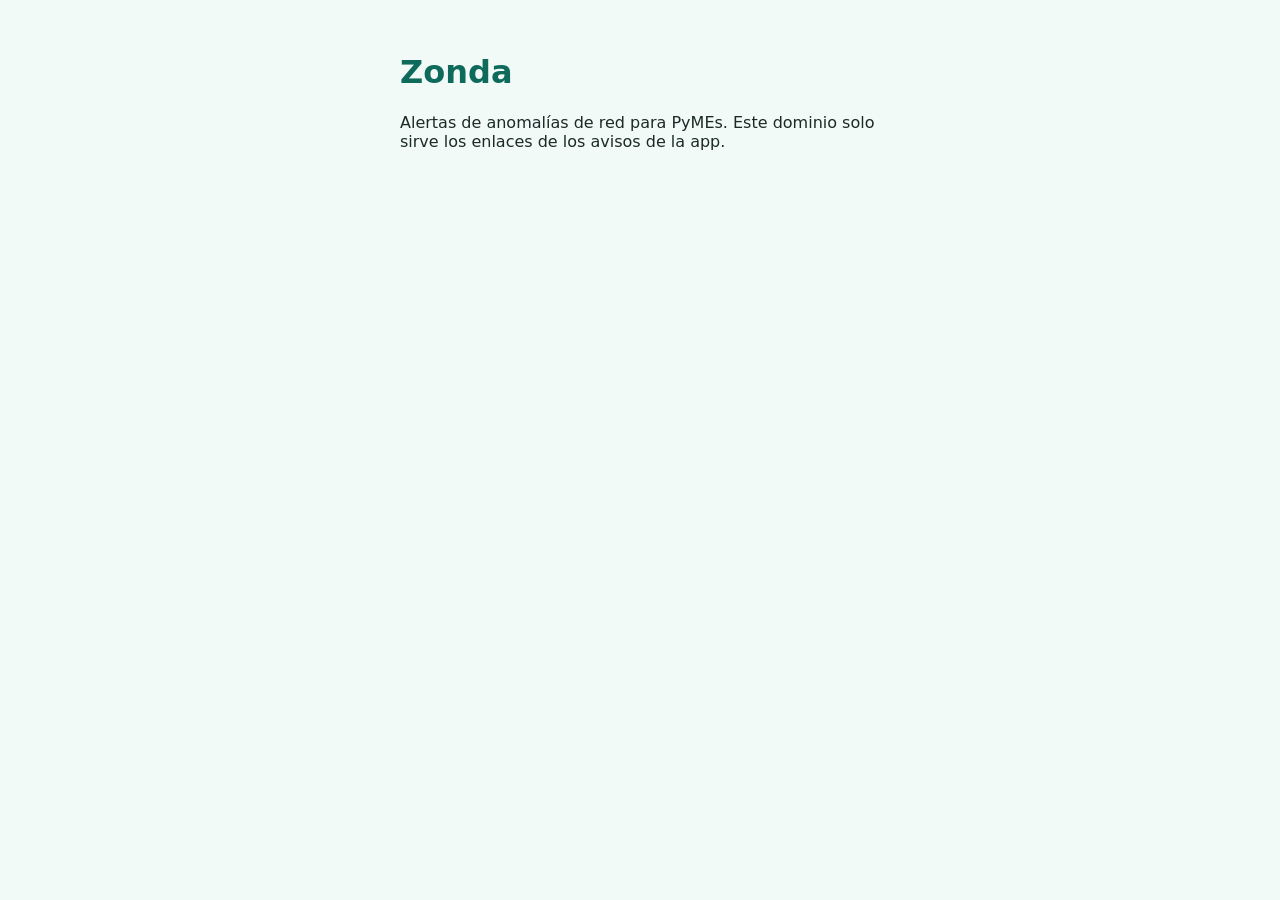
<file: docs/pages/index.html>
<!doctype html>
<html lang="es">
<head>
  <meta charset="utf-8">
  <meta name="viewport" content="width=device-width, initial-scale=1">
  <title>Zonda</title>
  <style>
    body { font-family: system-ui, sans-serif; margin: 0; padding: 32px 20px; background: #f2faf7; color: #1b2a27; }
    main { max-width: 480px; margin: 0 auto; }
    h1 { color: #0e6b5b; }
  </style>
</head>
<body>
  <main>
    <h1>Zonda</h1>
    <p>Alertas de anomalías de red para PyMEs. Este dominio solo sirve los enlaces de los avisos de la app.</p>
  </main>
</body>
</html>
</file>
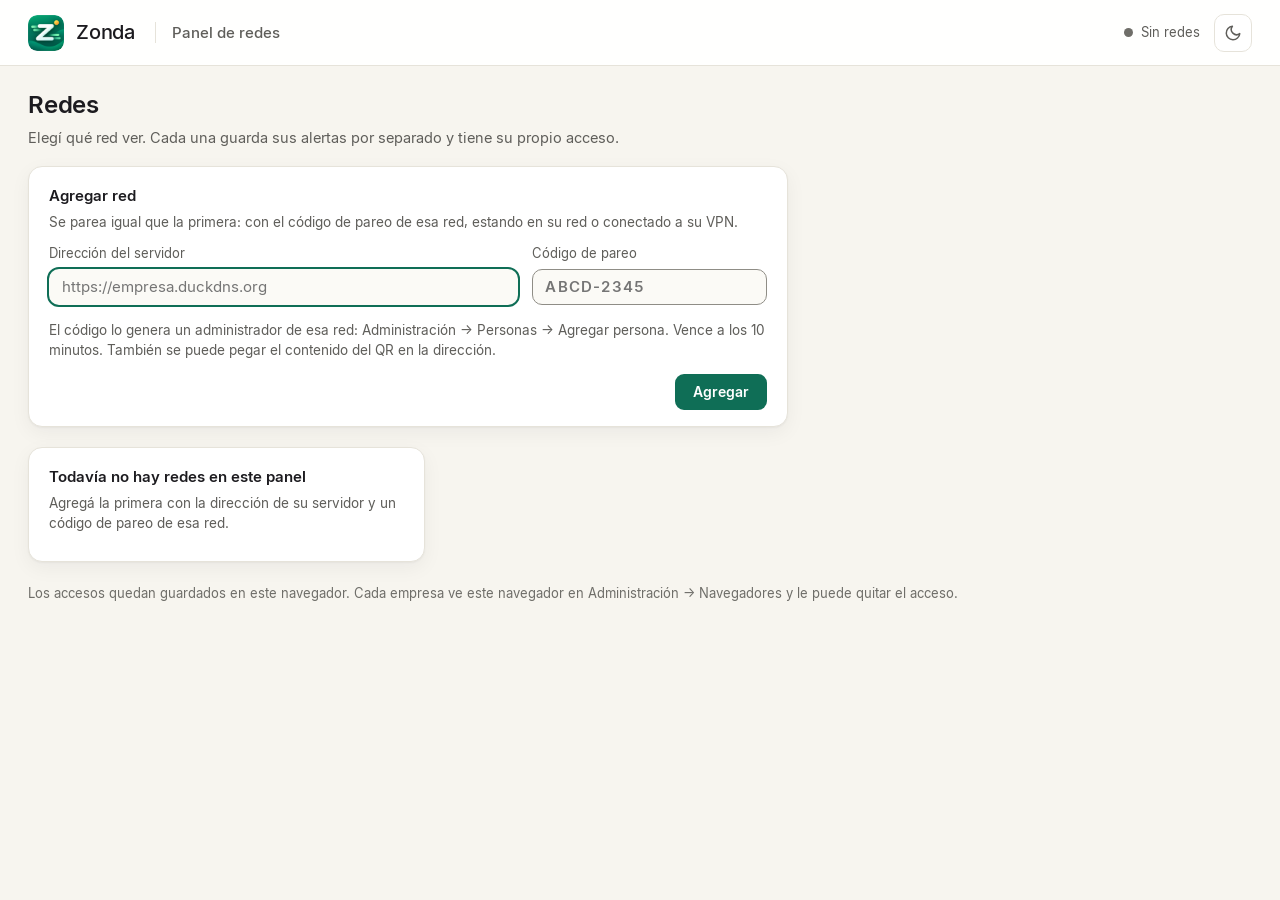
<file: backend/web/redes.html>
<!doctype html>
<html lang="es" data-tema="claro">
<head>
<meta charset="utf-8">
<meta name="viewport" content="width=device-width, initial-scale=1">
<title>Zonda · Redes</title>
<link rel="icon" href="img/logo_zonda.png">
<link rel="stylesheet" href="estilos.css">
<script type="module" src="js/redes.js"></script>
</head>
<body class="panel-redes">

<!-- El panel de redes de una consultora (decisión 64): lo sirve `zonda panel` en su computadora y le pregunta a
     cada servidor directo. Ningún servidor de empresa sirve esta página. -->
<header class="cabecera">
  <span class="marca">
    <img src="img/logo_zonda.png" alt="">
    <span class="marca-nombre">Zonda</span>
  </span>
  <span class="redes-titulo-cabecera">Panel de redes</span>
  <div class="cabecera-derecha">
    <span class="en-vivo" id="redes-actualizado" data-estado="ok"><span class="punto" aria-hidden="true"></span><span id="redes-actualizado-texto">Conectando…</span></span>
    <button class="boton-icono" id="boton-tema" type="button" aria-label="Cambiar a modo oscuro" title="Cambiar a modo oscuro"></button>
  </div>
</header>

<main class="contenido redes">
  <div class="redes-encabezado">
    <div>
      <h1>Redes</h1>
      <p class="redes-intro">Elegí qué red ver. Cada una guarda sus alertas por separado y tiene su propio acceso.</p>
    </div>
    <button class="boton-principal chico" id="boton-agregar" type="button">Agregar red</button>
  </div>

  <form class="tarjeta redes-agregar" id="form-agregar" novalidate hidden>
    <h2 class="tarjeta-titulo">Agregar red</h2>
    <p class="redes-nota">Se parea igual que la primera: con el código de pareo de esa red, estando en su red o conectado a su VPN.</p>
    <div class="redes-campos">
      <label class="campo" for="campo-direccion">Dirección del servidor
        <input id="campo-direccion" autocomplete="off" spellcheck="false" placeholder="https://empresa.duckdns.org" required>
      </label>
      <label class="campo" for="campo-codigo">Código de pareo
        <input id="campo-codigo" class="redes-codigo" autocomplete="off" autocapitalize="characters" spellcheck="false" maxlength="9" placeholder="ABCD-2345" required>
      </label>
    </div>
    <p class="redes-nota">El código lo genera un administrador de esa red: Administración → Personas → Agregar persona. Vence a los 10 minutos. También se puede pegar el contenido del QR en la dirección.</p>
    <div class="ingreso-error" id="agregar-error" role="alert" hidden></div>
    <div class="redes-acciones-form">
      <button class="boton-secundario" id="boton-cancelar" type="button">Cancelar</button>
      <button class="boton-principal chico" id="boton-parear" type="submit">Agregar</button>
    </div>
  </form>

  <div class="redes-grilla" id="redes-lista" aria-live="polite"></div>

  <p class="redes-pie">Los accesos quedan guardados en este navegador. Cada empresa ve este navegador en Administración → Navegadores y le puede quitar el acceso.</p>
</main>

<div class="aviso-inferior" id="aviso" role="status" hidden></div>

</body>
</html>
</file>
<file: backend/web/estilos.css>
/* Tablero web de Zonda (decisión 49). Los colores son los de la app (ui/theme/Color.kt) y del manual de
   marca: verde Zonda, crema, gris cálido y los tonos de severidad, en claro y en oscuro. Los colores de
   los servicios salen de la paleta categórica validada para daltonismo en los dos modos. */

@font-face { font-family: "Inter"; src: url("fuentes/inter-normal.ttf") format("truetype"); font-weight: 400; font-display: swap; }
@font-face { font-family: "Inter"; src: url("fuentes/inter-mediano.ttf") format("truetype"); font-weight: 500; font-display: swap; }
@font-face { font-family: "Inter"; src: url("fuentes/inter-seminegrita.ttf") format("truetype"); font-weight: 600; font-display: swap; }

:root {
  color-scheme: light;
  --alto-cabecera: 66px;
  --pagina: #f7f5ef;
  --superficie: #ffffff;
  --superficie-2: #fbfaf6;
  --borde: #e6e3da;
  --borde-fuerte: #d3d1c7;
  --neutro: #edebe4;
  --texto: #1c1b1f;
  --texto-2: #5f5e5a;
  --texto-3: #6f6e69;
  --borde-campo: #8f8d86;
  --verde: #0f6e56;
  --verde-claro: #e1f5ee;
  --verde-texto: #0f6e56;
  --sobre-verde: #ffffff;
  --grilla: #eeece5;
  --eje: #d3d1c7;
  --arista: #b9b7ae;
  --alta: #e24b4a;
  --media: #ef9f27;
  --baja: #639922;
  --alta-texto: #a32d2d;
  --alta-fondo: #fcebeb;
  --media-texto: #854f0b;
  --media-fondo: #faeeda;
  --baja-texto: #3b6d11;
  --baja-fondo: #eaf3de;
  --info: #185fa5;
  --info-texto: #185fa5;
  --info-fondo: #e6f1fb;
  --neutro-texto: #5f5e5a;
  --neutro-fondo: #edebe4;
  --serie-1: #2a78d6;
  --serie-2: #1baf7a;
  --serie-3: #6250d6;
  --serie-4: #e87ba4;
  --serie-otros: #a8a69e;
  --barra-resumen: #5ab89a;
  --precision-clara: #9fe1cb;
  --sombra: 0 1px 2px rgba(28, 27, 31, 0.04), 0 6px 20px rgba(28, 27, 31, 0.05);
  --sombra-flotante: 0 12px 40px rgba(28, 27, 31, 0.16);
  --radio: 14px;
  --radio-chico: 9px;
}

:root[data-tema="oscuro"] {
  color-scheme: dark;
  --pagina: #1b1b19;
  --superficie: #262522;
  --superficie-2: #2b2a27;
  --borde: #3d3c37;
  --borde-fuerte: #4a4943;
  --neutro: #33322e;
  --texto: #e8e6df;
  --texto-2: #a9a79f;
  --texto-3: #9a988f;
  --borde-campo: #75736b;
  --verde: #5dcaa5;
  --verde-claro: #085041;
  --verde-texto: #9fe1cb;
  --sobre-verde: #04342c;
  --grilla: #33322e;
  --eje: #4a4943;
  --arista: #6b6a63;
  --alta-texto: #f7c1c1;
  --alta-fondo: #501313;
  --media-texto: #fac775;
  --media-fondo: #412402;
  --baja-texto: #c0dd97;
  --baja-fondo: #173404;
  --info: #b5d4f4;
  --info-texto: #b5d4f4;
  --info-fondo: #042c53;
  --neutro-texto: #a9a79f;
  --neutro-fondo: #33322e;
  --serie-1: #3987e5;
  --serie-2: #199e70;
  --serie-3: #9085e9;
  --serie-4: #d55181;
  --serie-otros: #7a7871;
  --barra-resumen: #2f9e7b;
  --precision-clara: #2b6e5a;
  --sombra: none;
  --sombra-flotante: 0 12px 40px rgba(0, 0, 0, 0.5);
}

* { box-sizing: border-box; }

html, body { margin: 0; }

body {
  font-family: "Inter", system-ui, -apple-system, "Segoe UI", sans-serif;
  font-size: 15px;
  line-height: 1.45;
  background: var(--pagina);
  color: var(--texto);
  -webkit-font-smoothing: antialiased;
}

button, input, select, textarea { font: inherit; color: inherit; }

button { cursor: pointer; }

:focus-visible { outline: 2px solid var(--verde); outline-offset: 2px; }

[hidden] { display: none !important; }

/* La barra de desplazamiento va siempre: sin ella, en una página corta quedaba una franja del color de la página
   al lado de la cabecera, que parecía cortada; y así el contenido tampoco salta al cambiar de vista. */
html { overflow-y: scroll; }

.oculto-visual {
  position: absolute; width: 1px; height: 1px; padding: 0; margin: -1px;
  overflow: hidden; clip: rect(0 0 0 0); white-space: nowrap; border: 0;
}

/* ---- Ingreso ---- */

.ingreso {
  min-height: 100vh;
  display: grid;
  place-items: center;
  padding: 24px 16px;
}

.ingreso-tarjeta {
  width: min(440px, 100%);
  background: var(--superficie);
  border: 1px solid var(--borde);
  border-radius: 20px;
  box-shadow: var(--sombra);
  padding: 36px 36px 28px;
}

.ingreso-marca { display: flex; align-items: center; gap: 14px; margin-bottom: 26px; }
.ingreso-marca img { width: 52px; height: 52px; border-radius: 13px; }
.ingreso-marca strong { display: block; font-size: 24px; font-weight: 500; letter-spacing: -0.01em; }

.ingreso h1 { font-size: 20px; font-weight: 600; margin: 0 0 6px; }
.ingreso p { color: var(--texto-2); margin: 0 0 20px; font-size: 14px; }

.campo-codigo {
  width: 100%;
  font-size: 26px;
  font-weight: 500;
  letter-spacing: 0.12em;
  text-align: center;
  text-transform: uppercase;
  padding: 14px 12px;
  border: 1px solid var(--borde-campo);
  border-radius: 12px;
  background: var(--superficie-2);
  font-variant-numeric: tabular-nums;
}
.campo-codigo:focus { outline: 2px solid var(--verde); outline-offset: 0; border-color: transparent; }
/* El ejemplo, tenue y más fino: grande, centrado y con el mismo peso parecía un código ya escrito. */
.campo-codigo::placeholder { color: var(--texto-3); font-weight: 400; opacity: 0.55; }
.ingreso-etiqueta { display: block; font-size: 13px; font-weight: 500; color: var(--texto-2); margin: 0 0 6px; }

.boton-principal {
  width: 100%;
  margin-top: 14px;
  padding: 13px 16px;
  border: 0;
  border-radius: 12px;
  background: var(--verde);
  color: var(--sobre-verde);
  font-weight: 600;
  font-size: 15px;
}
.boton-principal:disabled { opacity: 0.6; cursor: default; }

.ingreso-error {
  margin-top: 14px;
  padding: 10px 12px;
  border-radius: 10px;
  background: var(--alta-fondo);
  color: var(--alta-texto);
  font-size: 14px;
}

.ingreso-ayuda {
  margin-top: 22px;
  padding-top: 18px;
  border-top: 1px solid var(--borde);
  color: var(--texto-2);
  font-size: 13px;
}
.ingreso-ayuda code { font-size: 12.5px; background: var(--neutro); padding: 1px 6px; border-radius: 6px; }
.ingreso-red { color: var(--texto-2); font-size: 13px; margin-top: 12px; text-align: center; }

/* ---- Cabecera ---- */

.cabecera {
  position: sticky;
  top: 0;
  z-index: 20;
  display: flex;
  align-items: center;
  gap: 20px;
  height: var(--alto-cabecera);
  padding: 0 28px;
  background: color-mix(in srgb, var(--superficie) 92%, transparent);
  backdrop-filter: blur(8px);
  border-bottom: 1px solid var(--borde);
}

.marca { flex: none; display: flex; align-items: center; gap: 12px; min-width: 0; color: inherit; text-decoration: none; border-radius: 10px; }
.marca:focus-visible { outline: 2px solid var(--verde); outline-offset: 4px; }
.marca img { width: 36px; height: 36px; border-radius: 9px; }
.marca-nombre { font-size: 20px; font-weight: 500; letter-spacing: -0.01em; }

.pestanias { display: flex; gap: 4px; margin-left: 12px; }
.pestania {
  border: 0;
  background: transparent;
  padding: 8px 14px;
  border-radius: 10px;
  color: var(--texto-2);
  font-weight: 500;
  white-space: nowrap;
}
.pestania:hover { background: var(--neutro); color: var(--texto); }
.pestania[aria-current="page"] { background: var(--verde-claro); color: var(--verde-texto); }

.cabecera-derecha { margin-left: auto; display: flex; align-items: center; gap: 14px; }

.en-vivo {
  display: inline-flex;
  align-items: center;
  gap: 8px;
  font-size: 13px;
  color: var(--texto-2);
  white-space: nowrap;
}
.en-vivo .punto { width: 9px; height: 9px; border-radius: 50%; background: var(--baja); position: relative; }
.en-vivo .punto::after {
  content: "";
  position: absolute;
  inset: -4px;
  border-radius: 50%;
  border: 2px solid var(--baja);
  opacity: 0;
  animation: latido 2s ease-out infinite;
}
.en-vivo[data-estado="lento"] .punto, .en-vivo[data-estado="lento"] .punto::after { background: var(--media); border-color: var(--media); }
.en-vivo[data-estado="caido"] .punto { background: var(--alta); }
.en-vivo[data-estado="caido"] .punto::after { display: none; }
.en-vivo[data-estado="pausa"] .punto { background: var(--texto-3); }
.en-vivo[data-estado="pausa"] .punto::after { display: none; }

@keyframes latido {
  0% { transform: scale(0.6); opacity: 0.7; }
  100% { transform: scale(1.6); opacity: 0; }
}
@media (prefers-reduced-motion: reduce) {
  .en-vivo .punto::after { animation: none; }
  *, *::before, *::after { animation-duration: 0.01ms !important; animation-iteration-count: 1 !important; transition-duration: 0.01ms !important; }
}

/* Un nombre largo de red o de navegador se corta con «…»; entero, en el globito (tablero.js). */
.red-actual { max-width: 200px; overflow: hidden; text-overflow: ellipsis; font-size: 14px; color: var(--texto); font-weight: 500; white-space: nowrap; }
.red-actual small { display: block; overflow: hidden; text-overflow: ellipsis; font-size: 12px; color: var(--texto-2); font-weight: 400; }

.boton-icono {
  width: 38px;
  height: 38px;
  display: inline-grid;
  place-items: center;
  border: 1px solid var(--borde);
  border-radius: 10px;
  background: var(--superficie);
  color: var(--texto-2);
}
.boton-icono:hover { color: var(--texto); border-color: var(--borde-fuerte); }
/* «Salir» como ícono, solo donde no entra el botón con texto (abajo). */
#boton-salir-icono { display: none; }
.boton-icono svg { width: 18px; height: 18px; }

/* La barra de arriba tiene que entrar en cualquier ancho de computadora o tablet (antes, de 721 a unos 1130 px, «Salir»
   y el tema quedaban fuera de la pantalla). Hasta 1220 px, «Salir» pasa al ícono de la puerta, como en el teléfono, y
   de «En vivo · hace 3 s» queda el punto: el texto, para el lector de pantalla y en el globito. Hasta 1060 px se va la
   red y el perfil, que están en Ajustes → General. Hasta 900 px, «Administración» se acorta a «Admin.», como en la
   barra del teléfono, y la barra se ajusta. Van después de las reglas de la cabecera para poder cambiarlas. */
.pestania-corta { display: none; }
@media (max-width: 1220px) {
  #en-vivo-texto { position: absolute; width: 1px; height: 1px; overflow: hidden; clip: rect(0 0 0 0); white-space: nowrap; }
  #boton-salir { display: none; }
  #boton-salir-icono { display: inline-grid; flex: none; }
  .red-actual { max-width: 170px; }
}
@media (max-width: 1060px) {
  .red-actual { display: none; }
}
@media (max-width: 900px) {
  .cabecera { padding: 0 16px; gap: 14px; }
  .pestania { padding: 8px 10px; }
  .pestania-larga { position: absolute; width: 1px; height: 1px; overflow: hidden; clip: rect(0 0 0 0); white-space: nowrap; }
  .pestania-corta { display: inline; }
}

.boton-secundario {
  border: 1px solid var(--borde);
  background: var(--superficie);
  color: var(--texto);
  border-radius: 10px;
  padding: 8px 14px;
  font-size: 14px;
  font-weight: 500;
}
.boton-secundario:hover { border-color: var(--borde-fuerte); }

/* ---- Contenido ---- */

.contenido { max-width: 1800px; margin: 0 auto; padding: 22px 28px 48px; }

.filtros {
  display: flex;
  align-items: center;
  flex-wrap: wrap;
  gap: 12px 16px;
  margin-bottom: 18px;
}
.filtros-etiqueta { font-size: 14px; color: var(--texto-2); }

/* ---- El horario, como la barra de tiempo de Grafana ---- */

/* La barra de arriba de En vivo, Alertas y Resumen queda fija debajo de la cabecera al bajar, para cambiar el
   horario sin volver arriba; ya pegada, lleva una línea abajo (tablero.js le pone la clase). */
.barra-fija {
  position: sticky;
  top: var(--alto-cabecera);
  z-index: 15;
  margin: -10px -28px 8px;
  padding: 10px 28px;
  background: var(--pagina);
}
.barra-fija.pegada { box-shadow: 0 1px 0 var(--borde); }
#resumen-barra.barra-fija { margin-bottom: 0; }
/* En Alertas, los filtros a la izquierda y el horario a la derecha, como en Grafana. */
.filtros-chips { display: flex; flex-wrap: wrap; align-items: center; gap: 8px; min-width: 0; }
.barra-tiempo { display: flex; align-items: center; flex-wrap: wrap; gap: 8px; margin-left: auto; position: relative; }
.grupo-botones { display: inline-flex; }
/* El ⋮ del horario es solo del teléfono (abajo). */
#tiempo-mas { display: none; }
.grupo-botones > .boton-barra + .boton-barra { margin-left: -1px; }
.grupo-botones > .boton-barra:not(:first-child) { border-top-left-radius: 0; border-bottom-left-radius: 0; }
.grupo-botones > .boton-barra:not(:last-child) { border-top-right-radius: 0; border-bottom-right-radius: 0; }
.boton-barra {
  display: inline-flex;
  align-items: center;
  gap: 7px;
  height: 36px;
  padding: 0 11px;
  border: 1px solid var(--borde);
  border-radius: 9px;
  background: var(--superficie);
  color: var(--texto);
  font-size: 14px;
  font-weight: 500;
  white-space: nowrap;
}
.boton-barra:hover:not(:disabled) { border-color: var(--borde-fuerte); background: var(--superficie-2); position: relative; z-index: 1; }
.boton-barra:disabled { color: var(--texto-3); cursor: default; }
.boton-barra:disabled svg { color: var(--borde-fuerte); }
.boton-barra[aria-expanded="true"] { border-color: var(--verde); position: relative; z-index: 2; }
.boton-barra svg { width: 16px; height: 16px; flex: none; color: var(--texto-2); }
.boton-barra span[data-icono] { display: inline-flex; }
.boton-rango { min-width: 200px; }
.boton-rango #tiempo-texto { flex: 1; text-align: left; }
#actualizar-cada.apagada #actualizar-texto { color: var(--texto-2); }

.selector-tiempo {
  position: absolute;
  top: calc(100% + 6px);
  right: 0;
  z-index: 30;
  width: min(620px, calc(100vw - 32px));
  display: grid;
  grid-template-columns: minmax(0, 1fr) minmax(0, 1fr);
  background: var(--superficie);
  border: 1px solid var(--borde);
  border-radius: 12px;
  box-shadow: var(--sombra-flotante);
  /* Con la barra fija, el selector no puede pasarse de la pantalla: lo que no entra se recorre adentro. */
  max-height: calc(100vh - var(--alto-cabecera) - 80px);
  overflow-y: auto;
}
.selector-columna { padding: 16px 18px; min-width: 0; }
.selector-columna + .selector-columna { border-left: 1px solid var(--borde); }
.selector-columna h3 { font-size: 13px; font-weight: 600; color: var(--texto-2); margin: 0 0 10px; }
.campo { display: grid; gap: 4px; margin-bottom: 10px; font-size: 13px; color: var(--texto-2); }
.campo input, .buscar-rango {
  width: 100%;
  height: 36px;
  padding: 0 10px;
  border: 1px solid var(--borde-campo);
  border-radius: 8px;
  background: var(--superficie-2);
  color: var(--texto);
  font-size: 14px;
}
.buscar-rango { margin-bottom: 8px; }
.selector-error { margin: 0 0 10px; padding: 7px 10px; border-radius: 8px; font-size: 13px; background: var(--alta-fondo); color: var(--alta-texto); }
.boton-principal.chico { width: auto; margin: 2px 0 18px; padding: 8px 18px; font-size: 14px; border-radius: 9px; }
.lista-rangos { list-style: none; margin: 0; padding: 0; max-height: 330px; overflow-y: auto; }
.lista-rangos button {
  width: 100%;
  border: 0;
  border-radius: 7px;
  background: transparent;
  padding: 7px 10px;
  text-align: left;
  font-size: 14px;
  color: var(--texto);
}
.lista-rangos button:hover { background: var(--neutro); }
.lista-rangos button:focus-visible { outline: 2px solid var(--verde); outline-offset: -2px; }
.lista-rangos button[aria-current="true"] { background: var(--verde-claro); color: var(--verde-texto); font-weight: 600; }
.selector-pie { grid-column: 1 / -1; border-top: 1px solid var(--borde); padding: 10px 18px; font-size: 12.5px; color: var(--texto-2); }

/* ---- Los menús chicos (el de cada panel y el de la actualización) ---- */

.menu-flotante {
  position: absolute;
  z-index: 45;
  min-width: 220px;
  padding: 6px;
  background: var(--superficie);
  border: 1px solid var(--borde);
  border-radius: 10px;
  box-shadow: var(--sombra-flotante);
}
.menu-item {
  width: 100%;
  display: flex;
  align-items: center;
  gap: 10px;
  border: 0;
  border-radius: 7px;
  background: transparent;
  padding: 8px 10px;
  font-size: 14px;
  color: var(--texto);
  text-align: left;
}
.menu-item:hover { background: var(--neutro); }
.menu-item:focus-visible { background: var(--neutro); outline: 2px solid var(--verde); outline-offset: -2px; }
.menu-item svg, .menu-hueco { width: 16px; height: 16px; flex: none; color: var(--texto-2); }
.menu-item[aria-checked="true"] svg { color: var(--verde); }
.menu-texto { flex: 1; }
.menu-item kbd { font: 500 11.5px/1 "Inter", system-ui, sans-serif; color: var(--texto-3); border: 1px solid var(--borde); border-radius: 5px; padding: 3px 6px; }
.menu-separador { height: 1px; background: var(--borde); margin: 6px 4px; }

@media (max-width: 720px) {
  .barra-tiempo { margin-left: 0; }
  .texto-boton { display: none; }
  /* El horario de En vivo en una sola fila, como la app ocupa poco arriba: el rango con sus flechas y un ⋮ con
     actualizar, alejar, copiar el enlace y cada cuánto se actualiza. */
  #barra-tiempo { flex-wrap: nowrap; width: 100%; }
  #barra-tiempo > .grupo-botones:first-child { flex: 1; min-width: 0; }
  #barra-tiempo .boton-rango { flex: 1; justify-content: center; }
  #tiempo-ahora, #tiempo-alejar, #grupo-actualizar, #copiar-enlace { display: none; }
  #tiempo-mas { display: inline-flex; flex: none; }
  .barra-fija { margin: -8px -16px 10px; padding: 8px 16px; }
  /* Los filtros de Alertas en una sola fila que se corre de costado, como en la app: la barra fija ocupa menos. */
  .barra-filtros .filtros-chips { flex: 0 0 calc(100% + 32px); flex-wrap: nowrap; overflow-x: auto; scrollbar-width: none; margin: 0 -16px; padding: 0 16px; }
  .barra-filtros .filtros-chips::-webkit-scrollbar { display: none; }
  .barra-filtros .filtros-chips > * { flex: none; }
  .boton-rango { min-width: 0; }
  .selector-tiempo { grid-template-columns: minmax(0, 1fr); right: auto; left: 0; }
  .selector-columna + .selector-columna { border-left: 0; border-top: 1px solid var(--borde); }
}

.segmentado {
  display: inline-flex;
  padding: 3px;
  gap: 2px;
  border-radius: 11px;
  background: var(--neutro);
}
.segmentado button {
  border: 0;
  background: transparent;
  padding: 6px 14px;
  border-radius: 8px;
  font-size: 14px;
  font-weight: 500;
  color: var(--texto-2);
}
.segmentado button:hover { color: var(--texto); }
.segmentado button[aria-pressed="true"] {
  background: var(--superficie);
  color: var(--texto);
  box-shadow: 0 1px 2px rgba(0, 0, 0, 0.08);
}

.chips { display: inline-flex; gap: 6px; flex-wrap: wrap; }
.chip-filtro {
  display: inline-flex;
  align-items: center;
  gap: 7px;
  border: 1px solid var(--borde);
  background: var(--superficie);
  color: var(--texto-2);
  border-radius: 999px;
  padding: 5px 12px;
  font-size: 13px;
  font-weight: 500;
}
.chip-filtro[aria-pressed="true"], .chip-filtro.activo { border-color: var(--verde); color: var(--texto); background: var(--verde-claro); }
.chip-filtro .punto { width: 8px; height: 8px; border-radius: 50%; }

.grilla { display: grid; grid-template-columns: repeat(12, minmax(0, 1fr)); gap: 16px; }
.c-2 { grid-column: span 2; }
.c-3 { grid-column: span 3; }
.c-4 { grid-column: span 4; }
.c-5 { grid-column: span 5; }
.c-6 { grid-column: span 6; }
.c-7 { grid-column: span 7; }
.c-8 { grid-column: span 8; }
.c-12 { grid-column: span 12; }

@media (max-width: 1400px) {
  .c-2 { grid-column: span 4; }
  #grilla-estado .c-6 { grid-column: span 12; }
  .c-3 { grid-column: span 6; }
}
@media (max-width: 1100px) {
  .c-4, .c-5, .c-6, .c-7, .c-8 { grid-column: span 12; }
}
@media (max-width: 720px) {
  .c-2, .c-3 { grid-column: span 12; }
  .contenido { padding: 16px; }
  .cabecera { padding: 0 16px; gap: 10px; }
  .pestanias { margin-left: 0; }
}

.tarjeta {
  background: var(--superficie);
  border: 1px solid var(--borde);
  border-radius: var(--radio);
  box-shadow: var(--sombra);
  padding: 18px 20px 16px;
  min-width: 0;
  position: relative;
}

.tarjeta-cabecera {
  display: flex;
  align-items: flex-start;
  gap: 12px;
  margin-bottom: 10px;
}
.tarjeta-titulo { font-size: 15px; font-weight: 600; margin: 0; }
.tarjeta-sub { font-size: 13px; color: var(--texto-2); margin: 2px 0 0; }
.titulo-con-ayuda { display: flex; align-items: center; gap: 8px; }
.tarjeta-acciones { margin-left: auto; display: flex; gap: 6px; align-items: center; }

/* El menú de cada panel (⋮), como en Grafana, y la marca del horario fijo de un panel («Última hora»). */
.boton-panel {
  width: 32px;
  height: 32px;
  display: inline-grid;
  place-items: center;
  flex: none;
  border: 1px solid transparent;
  border-radius: 8px;
  background: transparent;
  color: var(--texto-2);
  padding: 0;
}
.boton-panel:hover, .boton-panel[aria-expanded="true"] { border-color: var(--borde); background: var(--superficie-2); color: var(--texto); }
.boton-panel svg { width: 18px; height: 18px; }
.etiqueta-rango { font-size: 12.5px; color: var(--texto-2); background: var(--neutro); border-radius: 6px; padding: 3px 8px; white-space: nowrap; }
.boton-volver { display: inline-flex; align-items: center; gap: 6px; padding: 6px 12px; font-size: 13.5px; white-space: nowrap; }
.boton-volver svg { width: 16px; height: 16px; }

/* Un panel en grande: los demás se esconden y el gráfico toma el alto de la pantalla; la barra del horario
   queda arriba, como en Grafana. */
.modo-panel .grilla > :not(.panel-grande):not(.contiene-grande) { display: none; }
.modo-panel .grilla > .panel-grande, .modo-panel .grilla > .contiene-grande { grid-column: 1 / -1; }
.modo-panel .fila-titulo, .modo-panel .fila:not(:has(.panel-grande, .contiene-grande)) { display: none; }
.modo-panel .fila + .fila { margin-top: 0; }
.tarjeta.panel-grande .grafico { height: calc(100vh - 290px); min-height: 340px; }
#tarjeta-servicios.panel-grande .grafico { height: calc(100vh - 470px); min-height: 300px; }
.tarjeta.panel-grande .mapa-detalle { max-height: calc(100vh - 290px); }
/* Una pieza del estado del sistema en grande: sola, dentro de su tarjeta. */
.tarjeta.contiene-grande .pieza:not(.pieza-grande) { display: none; }
.tarjeta.contiene-grande .piezas { grid-template-columns: minmax(0, 1fr); }
.pieza.pieza-grande .grafico.mini { height: calc(100vh - 360px); min-height: 260px; }

.leyenda { display: flex; flex-wrap: wrap; gap: 6px 16px; font-size: 13px; color: var(--texto-2); margin: 2px 0 6px; }
.leyenda span { display: inline-flex; align-items: center; gap: 7px; }
.leyenda i { width: 12px; height: 12px; border-radius: 3px; display: inline-block; }
.leyenda i.linea { width: 14px; height: 2px; border-radius: 2px; }
.leyenda i.linea.punteada { background: repeating-linear-gradient(90deg, var(--baja) 0 4px, transparent 4px 7px) !important; }
.leyenda i.punto { width: 9px; height: 9px; border-radius: 50%; }
.leyenda i.triangulo { width: 0; height: 0; border-radius: 0; background: none; border-left: 5px solid transparent; border-right: 5px solid transparent; border-bottom: 8px solid; }
.leyenda-marcas { margin: 10px 0 0; }

/* La leyenda en tabla de las conexiones por servicio, como la de Grafana: tocar un servicio deja solo ese. */
.leyenda-tabla-envoltura { overflow-x: auto; margin-top: 8px; }
.leyenda-tabla { width: 100%; border-collapse: collapse; font-size: 13px; font-variant-numeric: tabular-nums; }
.leyenda-tabla th, .leyenda-tabla td { padding: 3px 10px; text-align: left; white-space: nowrap; }
.leyenda-tabla thead th { font-size: 12px; font-weight: 600; color: var(--texto-2); border-bottom: 1px solid var(--borde); padding-bottom: 5px; }
.leyenda-tabla .num { text-align: right; width: 96px; }
.leyenda-tabla tbody th { font-weight: 400; padding-left: 4px; }
.leyenda-tabla tbody tr + tr > * { border-top: 1px solid var(--grilla); }
.leyenda-tabla button {
  display: inline-flex;
  align-items: center;
  gap: 9px;
  border: 0;
  border-radius: 6px;
  background: transparent;
  padding: 3px 8px;
  font-size: 13px;
  color: var(--texto);
}
.leyenda-tabla button:hover { background: var(--neutro); }
.leyenda-tabla button i { width: 16px; height: 3px; border-radius: 2px; display: inline-block; }
.leyenda-tabla tr.oculta > *, .leyenda-tabla tr.oculta button { color: var(--texto-3); }
.leyenda-tabla tr.oculta button i { opacity: 0.3; }

.grafico { width: 100%; height: 280px; transition: opacity 0.2s; }
.grafico.alto { height: 340px; }
.grafico.mapa { height: 460px; }
.grafico.bajo { height: 230px; }
.grafico.corto { height: 180px; }
#tarjeta-volumen, #tarjeta-fallidas { display: flex; flex-direction: column; }
#tarjeta-volumen > .grafico, #tarjeta-fallidas > .grafico { margin-top: auto; }
.grafico.cargando { opacity: 0.55; }

.vacio {
  position: absolute;
  inset: 70px 20px 20px;
  display: grid;
  place-items: center;
  text-align: center;
  color: var(--texto-3);
  font-size: 14px;
  pointer-events: none;
}

/* ---- Indicadores ---- */

.kpi-etiqueta { font-size: 13px; color: var(--texto-2); font-weight: 500; margin: 0 0 8px; }
.kpi-cabecera { display: flex; flex-wrap: wrap; align-items: flex-start; justify-content: space-between; gap: 0 8px; }
/* En «Alertas sin revisar», la etiqueta «Todas» va centrada con el título y separada de los contadores: con el
   margen solo en el título, quedaba pegada a ellos. */
.kpi-cabecera:has(+ .contadores) { align-items: center; margin-bottom: 10px; }
.kpi-cabecera:has(+ .contadores) > .kpi-etiqueta { margin-bottom: 0; }
/* Las tres tarjetas chicas de En vivo, cuando van de a seis columnas: la cabecera con el alto de dos renglones, así
   los números quedan a la misma altura aunque «Conexiones por segundo» y su «Ahora» no entren en uno. */
@media (min-width: 1401px) {
  #grilla-estado .c-2 .kpi-cabecera { min-height: 46px; }
  #grilla-estado .c-2 > .kpi-etiqueta { min-height: 38px; }
}
.kpi-valor { font-size: 34px; font-weight: 600; letter-spacing: -0.02em; line-height: 1.1; }
.kpi-valor small { font-size: 16px; font-weight: 500; color: var(--texto-2); letter-spacing: 0; margin-left: 4px; }
.kpi-detalle { font-size: 13px; color: var(--texto-2); margin-top: 8px; }

.contadores { display: flex; gap: 10px; }
.contador {
  flex: 1;
  min-width: 0;
  border-radius: 12px;
  padding: 10px 12px;
  background: var(--superficie-2);
  border: 1px solid var(--borde);
  color: var(--texto);
  text-align: left;
  cursor: pointer;
}
.contador:hover { border-color: var(--borde-fuerte); }
.contador-titulo { display: flex; align-items: center; gap: 7px; font-size: 13px; color: var(--texto-2); font-weight: 500; }
.contador-titulo .punto { width: 9px; height: 9px; border-radius: 50%; }
.contador-numero { display: block; font-size: 30px; font-weight: 600; letter-spacing: -0.02em; margin-top: 2px; }
.contadores + .kpi-detalle { margin-top: 10px; }

/* El estado del sistema, como la tarjeta de la app (decisión 52): cada pieza con su punto, su nombre, el
   semáforo de dos luces a la derecha (sin palabras), un dato corto y un gráfico chico de la última hora. */
.estado-cabecera { display: flex; align-items: center; gap: 8px; margin-bottom: 12px; }
.boton-ayuda {
  width: 22px; height: 22px; border-radius: 50%;
  border: 1.5px solid var(--texto-2); background: transparent; color: var(--texto-2);
  font: 600 13px/1 inherit; display: grid; place-items: center; cursor: pointer; padding: 0;
}
.boton-ayuda:hover, .boton-ayuda[aria-expanded="true"] { border-color: var(--texto); color: var(--texto); }
/* El globito de cada «?» (ayuda.js): fijo al lado del botón, encima del detalle y de los menús. */
.ayuda-flotante {
  position: fixed;
  z-index: 50;
  max-height: min(70vh, 520px);
  overflow-y: auto;
  width: min(340px, calc(100vw - 16px));
  padding: 12px 14px;
  background: var(--superficie);
  border: 1px solid var(--borde);
  border-radius: 12px;
  box-shadow: var(--sombra-flotante);
  font-size: 13px;
  line-height: 1.4;
  color: var(--texto-2);
}
.ayuda-flotante p { margin: 0 0 6px; }
.ayuda-flotante p:last-child { margin-bottom: 0; }
.ayuda-flotante b { color: var(--texto); font-weight: 600; }
.ayuda-flotante .ayuda-titulo { color: var(--texto); font-size: 13.5px; font-weight: 600; margin-bottom: 8px; }

.piezas { display: grid; grid-template-columns: repeat(3, minmax(0, 1fr)); gap: 12px; }
.pieza {
  border-radius: 12px;
  padding: 12px 14px 10px;
  background: var(--superficie-2);
  border: 1px solid var(--borde);
  min-width: 0;
}
.pieza-cabecera { display: flex; align-items: center; justify-content: space-between; gap: 10px; }
.pieza-nombre { display: flex; align-items: center; gap: 8px; font-size: 15px; font-weight: 500; min-width: 0; }
.pieza-nombre .punto { width: 10px; height: 10px; border-radius: 50%; flex: none; background: var(--texto-3); }
.pieza-acciones { display: inline-flex; align-items: center; gap: 4px; flex: none; }
.pieza .boton-panel { width: 28px; height: 28px; }
.pieza-dato { font-size: 13.5px; color: var(--texto-2); margin: 2px 0 8px 18px; }
.pieza-pie { font-size: 12px; color: var(--texto-3); margin-top: 4px; }
.grafico.mini { height: 64px; }
/* Sin datos, el gráfico chico dice por qué en el medio, como los paneles grandes con .vacio. */
.mini-envoltura { position: relative; }
/* Con el gráfico dibujado en cero, el aviso de que no hubo tráfico va debajo, sin taparlo. */
.vacio.al-pie { position: static; inset: auto; display: block; text-align: left; font-size: 12.5px; margin-top: 6px; }

.vacio-mini {
  position: absolute;
  inset: 0;
  display: grid;
  place-items: center;
  text-align: center;
  color: var(--texto-3);
  font-size: 12.5px;
  pointer-events: none;
}
.semaforo {
  display: inline-flex; align-items: center; gap: 5px; flex: none;
  background: #2c2c2a; border-radius: 999px; padding: 4px 6px;
}
.semaforo .luz { width: 14px; height: 14px; border-radius: 50%; display: block; }
.semaforo .luz.roja { background: #5c1d1d; }
.semaforo .luz.verde { background: #2a3d1f; }
.semaforo[data-estado="funciona"] .luz.verde { background: #6dd36a; }
.semaforo[data-estado="parcial"] .luz.verde { background: var(--media); }
.semaforo[data-estado="detenido"] .luz.roja { background: #f05454; }
:root[data-tema="oscuro"] .semaforo { background: #141413; box-shadow: 0 0 0 1px var(--borde-fuerte); }

/* ---- Severidad y estado ---- */

.sev {
  display: inline-flex;
  align-items: center;
  gap: 6px;
  padding: 2px 9px 2px 7px;
  border-radius: 999px;
  font-size: 12.5px;
  font-weight: 600;
  white-space: nowrap;
}
.sev::before { content: ""; width: 8px; height: 8px; border-radius: 50%; background: currentColor; }
.sev.alta { background: var(--alta-fondo); color: var(--alta-texto); }
.sev.alta::before { background: var(--alta); }
.sev.media { background: var(--media-fondo); color: var(--media-texto); }
.sev.media::before { background: var(--media); }
.sev.baja { background: var(--baja-fondo); color: var(--baja-texto); }
.sev.baja::before { background: var(--baja); }

.estado-rev {
  display: inline-block;
  padding: 2px 9px;
  border-radius: 999px;
  font-size: 12.5px;
  font-weight: 500;
  white-space: nowrap;
}
.estado-rev.sin_revisar { background: var(--info-fondo); color: var(--info-texto); }
.estado-rev.ataque_real { background: var(--alta-fondo); color: var(--alta-texto); }
.estado-rev.falso_positivo { background: var(--neutro-fondo); color: var(--neutro-texto); }

.metodos { display: inline-flex; gap: 4px; }
.metodo {
  font-size: 11.5px;
  font-weight: 600;
  padding: 1px 7px;
  border-radius: 6px;
  background: var(--neutro);
  color: var(--texto-2);
}
.metodo.si { background: var(--verde-claro); color: var(--verde-texto); }

/* ---- Últimas alertas ---- */

.feed { list-style: none; margin: 0; padding: 0; }
.feed li + li { border-top: 1px solid var(--borde); }
/* Una alerta por renglón: severidad, tipo, equipos, hace cuánto y estado; en el teléfono, en dos renglones. */
.feed button {
  width: 100%;
  border: 0;
  background: transparent;
  text-align: left;
  display: grid;
  grid-template-columns: 4.75rem minmax(0, 15rem) minmax(0, 1fr) 5.5rem 7.5rem;
  gap: 4px 16px;
  align-items: center;
  padding: 9px 8px;
  border-radius: 10px;
}
.feed button:hover { background: var(--superficie-2); }
.feed-tipo { font-weight: 600; font-size: 14px; white-space: nowrap; overflow: hidden; text-overflow: ellipsis; }
.feed-par { font-size: 13.5px; color: var(--texto-2); white-space: nowrap; overflow: hidden; text-overflow: ellipsis; }
.feed-hora { font-size: 13px; color: var(--texto-2); text-align: right; white-space: nowrap; }
.feed-estado { text-align: right; justify-self: end; }

/* ---- Las filas de En vivo, como las de Grafana (filas.js) ---- */

.fila + .fila { margin-top: 26px; }
/* Al llegar a una fila desde otro lado (el tráfico de una alerta), su título queda debajo de la cabecera y de la
   barra del horario, que van pegadas arriba. */
.fila { scroll-margin-top: calc(var(--alto-cabecera) + 68px); }
.fila-titulo { margin: 0 0 12px; font-size: 15px; font-weight: 600; }
.fila-boton {
  display: inline-flex;
  align-items: center;
  gap: 8px;
  border: 0;
  border-radius: 8px;
  background: transparent;
  padding: 4px 10px 4px 4px;
  margin-left: -4px;
  font-size: 15px;
  font-weight: 600;
  color: var(--texto);
}
.fila-boton:hover { background: var(--neutro); }
.fila-boton svg { width: 18px; height: 18px; color: var(--texto-2); transition: transform 0.15s; }
.fila.plegada .fila-boton svg { transform: rotate(-90deg); }
.fila-cuenta { font-size: 13.5px; font-weight: 400; color: var(--texto-2); }
.fila:not(.plegada) .fila-cuenta { display: none; }
.fila.plegada .fila-titulo { margin-bottom: 0; padding-bottom: 10px; border-bottom: 1px solid var(--borde); }

/* ---- El mapa como grafo, con el costado de Neo4j (mapa.js) ---- */

.mapa-cuerpo { display: grid; grid-template-columns: minmax(0, 1fr) 260px; gap: 16px; }
.mapa-lienzo { position: relative; min-width: 0; border: 1px solid var(--borde); border-radius: 12px; overflow: hidden; }
.mapa-lienzo .vacio { inset: 0; }
.mapa-zoom { position: absolute; top: 10px; left: 10px; display: grid; gap: 6px; }
.mapa-zoom .boton-barra { width: 32px; height: 32px; padding: 0; justify-content: center; }
.mapa-detalle { min-width: 0; max-height: 462px; overflow-y: auto; font-size: 13.5px; }
.mapa-detalle h4 { font-size: 12.5px; font-weight: 600; color: var(--texto-2); margin: 16px 0 6px; }
.mapa-detalle > h4:first-child { margin-top: 2px; }
.mapa-detalle .nota { margin: 12px 0 0; }
.mapa-detalle i.punto { width: 12px; height: 12px; border-radius: 50%; display: inline-block; flex: none; }
.mapa-detalle i.anillo { width: 14px; height: 14px; border-radius: 50%; border: 3px solid var(--alta); background: var(--neutro); display: inline-block; }
.mapa-detalle i.linea { width: 16px; height: 3px; border-radius: 2px; display: inline-block; }
.mapa-llaves { list-style: none; margin: 0; padding: 0; display: grid; gap: 6px; }
.mapa-llaves li { display: grid; grid-template-columns: 16px minmax(0, 1fr) auto; align-items: center; gap: 8px; }
.mapa-llaves span { overflow: hidden; text-overflow: ellipsis; white-space: nowrap; }
.mapa-llaves b { font-weight: 600; font-variant-numeric: tabular-nums; }
.mapa-cabecera { display: flex; align-items: flex-start; gap: 8px; }
.mapa-cabecera > div { min-width: 0; flex: 1; }
.mapa-cabecera h4 { display: flex; align-items: center; gap: 8px; margin: 2px 0; font-size: 15px; color: var(--texto); overflow-wrap: anywhere; }
.mapa-cabecera p { margin: 0; font-size: 13px; color: var(--texto-2); }
.mapa-cabecera .boton-icono { flex: none; }
.mapa-cifras { display: grid; grid-template-columns: repeat(auto-fit, minmax(96px, 1fr)); gap: 8px; margin: 12px 0 0; }
.mapa-cifras div { background: var(--superficie-2); border: 1px solid var(--borde); border-radius: 9px; padding: 7px 9px; }
.mapa-cifras dt { font-size: 12px; color: var(--texto-2); }
.mapa-cifras dd { margin: 0; font-size: 16px; font-weight: 600; font-variant-numeric: tabular-nums; }
.mapa-lista { list-style: none; margin: 0; padding: 0; }
.mapa-lista button {
  width: 100%;
  display: grid;
  grid-template-columns: auto minmax(0, 1fr) auto;
  align-items: center;
  gap: 8px;
  border: 0;
  border-radius: 8px;
  background: transparent;
  padding: 6px;
  text-align: left;
  font-size: 13.5px;
  color: var(--texto);
}
.mapa-lista button:hover { background: var(--neutro); }
.mapa-sentido { width: 14px; text-align: center; color: var(--texto-2); }
.mapa-nombre { overflow: hidden; text-overflow: ellipsis; white-space: nowrap; }
.mapa-num { font-size: 12.5px; color: var(--texto-2); white-space: nowrap; font-variant-numeric: tabular-nums; }

@media (max-width: 1100px) {
  .mapa-cuerpo { grid-template-columns: minmax(0, 1fr); }
  .mapa-detalle { max-height: none; }
}
.feed .nueva { animation: resaltar 2.4s ease-out 1; }
@keyframes resaltar { 0% { background: var(--alta-fondo); } 100% { background: transparent; } }

/* ---- Tabla ---- */

.tabla-envoltura { overflow-x: auto; }
.tabla { width: 100%; border-collapse: collapse; font-size: 14px; font-variant-numeric: tabular-nums; }
.tabla th {
  text-align: left;
  font-size: 12.5px;
  font-weight: 600;
  color: var(--texto-2);
  padding: 8px;
  border-bottom: 1px solid var(--borde-fuerte);
  white-space: nowrap;
}
.tabla td { padding: 9px 8px; border-bottom: 1px solid var(--borde); vertical-align: middle; white-space: nowrap; }
.tabla td.num, .tabla th.num { text-align: right; font-variant-numeric: tabular-nums; }
/* Los encabezados que ordenan la lista, como las tablas de Grafana. La flecha va en el hueco entre columnas, así
   la tabla no se ensancha; se ve en la columna elegida y, tenue, al pasar el mouse o con el foco. */
.tabla th .orden {
  position: relative;
  padding: 0;
  border: 0;
  background: none;
  color: inherit;
  font: inherit;
  cursor: pointer;
}
.tabla th .orden svg { position: absolute; left: 100%; top: 50%; width: 12px; height: 12px; margin: -6px 0 0 2px; stroke-width: 2.5; opacity: 0; }
.tabla th .orden:hover svg, .tabla th .orden:focus-visible svg { opacity: 0.45; }
.tabla th[aria-sort] { color: var(--texto); }
.tabla th[aria-sort] .orden svg { opacity: 1; }
.tabla th[aria-sort="ascending"] .orden svg { transform: rotate(180deg); }
.tabla tbody tr.clic { cursor: pointer; }
.tabla tbody tr.clic:hover { background: var(--superficie-2); }
.tabla .par { white-space: nowrap; }
.tabla .secundario { color: var(--texto-2); font-size: 13px; }
.tabla-mas { margin-top: 12px; text-align: center; }
/* Las páginas de una tabla larga, como en Grafana: la cuenta a la izquierda; las flechas y los números, a la derecha. */
.paginas { display: flex; align-items: center; justify-content: flex-end; flex-wrap: wrap; gap: 4px; margin-top: 12px; }
.paginas-cuenta { margin-right: auto; font-size: 13px; color: var(--texto-2); font-variant-numeric: tabular-nums; }
.paginas button {
  display: inline-grid;
  place-items: center;
  min-width: 32px;
  height: 32px;
  padding: 0 6px;
  border: 0;
  border-radius: 8px;
  background: transparent;
  color: var(--texto);
  font: inherit;
  font-size: 13.5px;
  font-variant-numeric: tabular-nums;
  cursor: pointer;
}
.paginas button:hover:not(:disabled) { background: var(--neutro); }
.paginas button[aria-current="page"] { background: var(--verde-claro); color: var(--verde-texto); font-weight: 600; }
.paginas button:disabled { opacity: 0.35; cursor: default; }
.paginas svg { width: 16px; height: 16px; }
.paginas-salto { min-width: 20px; text-align: center; color: var(--texto-3); }
/* En el teléfono, los botones de página del tamaño de un dedo. */
@media (max-width: 720px) {
  .paginas button { min-width: 44px; height: 44px; }
}

/* ---- Detalle ---- */

.velo {
  position: fixed;
  inset: 0;
  background: rgba(20, 20, 18, 0.28);
  z-index: 40;
}

.detalle {
  position: fixed;
  top: 0;
  right: 0;
  bottom: 0;
  width: min(520px, 100vw);
  z-index: 41;
  background: var(--superficie);
  border-left: 1px solid var(--borde);
  box-shadow: var(--sombra-flotante);
  overflow-y: auto;
  padding: 22px 26px 32px;
  animation: entrar 0.18s ease-out;
}
@keyframes entrar { from { transform: translateX(24px); } to { transform: none; } }

.detalle-cabecera { display: flex; align-items: flex-start; gap: 12px; margin-bottom: 16px; }
.detalle-cabecera h2 { font-size: 22px; font-weight: 600; margin: 6px 0 2px; letter-spacing: -0.01em; }
.detalle-cabecera p { margin: 0; color: var(--texto-2); font-size: 14px; }
/* El único «?» del detalle de una alerta, al lado del tipo (como el del estado del sistema). */
.titulo-con-ayuda { display: flex; align-items: center; gap: 10px; margin: 6px 0 2px; }
.titulo-con-ayuda h2 { margin: 0; }
.detalle-cabecera .boton-icono { margin-left: auto; flex: none; }
.cerrar-detalle .volver-telefono { display: none; }

/* Los datos de un panel, como el inspector de Grafana: la tabla con su encabezado fijo y el botón del CSV. */
.inspector {
  position: fixed;
  top: 0;
  right: 0;
  bottom: 0;
  width: min(760px, 100vw);
  z-index: 41;
  display: flex;
  flex-direction: column;
  background: var(--superficie);
  border-left: 1px solid var(--borde);
  box-shadow: var(--sombra-flotante);
  padding: 22px 26px 24px;
  animation: entrar 0.18s ease-out;
}
.inspector:focus { outline: none; }
.inspector-acciones { display: flex; gap: 8px; margin-bottom: 14px; }
.inspector-acciones .boton-secundario { display: inline-flex; align-items: center; gap: 7px; }
.inspector-acciones svg { width: 16px; height: 16px; }
.inspector-tabla { flex: 1; min-height: 0; overflow: auto; border: 1px solid var(--borde); border-radius: 10px; }
.inspector-tabla th { position: sticky; top: 0; background: var(--superficie); z-index: 1; }

.detalle-seccion { margin-top: 22px; }
.detalle-seccion h3 { font-size: 13px; font-weight: 600; color: var(--texto-2); margin: 0 0 10px; }

.recorrido {
  display: grid;
  grid-template-columns: minmax(0, 1fr) auto minmax(0, 1fr);
  align-items: center;
  gap: 10px;
  padding: 14px;
  border-radius: 12px;
  background: var(--superficie-2);
  border: 1px solid var(--borde);
}
.recorrido strong { display: block; font-size: 15px; font-weight: 600; white-space: nowrap; overflow: hidden; text-overflow: ellipsis; }
.recorrido span { font-size: 13px; color: var(--texto-2); }
.recorrido .flecha { color: var(--texto-3); }
.recorrido .flecha svg { width: 22px; height: 22px; }

.datos { display: grid; grid-template-columns: repeat(2, minmax(0, 1fr)); gap: 10px 16px; margin: 0; }
.datos dt { font-size: 12.5px; color: var(--texto-2); }
.datos dd { margin: 1px 0 0; font-size: 14px; font-weight: 500; }
/* Debajo de los datos, el paso a los gráficos de ese rato: alineado con ellos, sin el margen del botón. */
.ver-trafico { margin: 10px 0 0 -4px; }
/* En el teléfono, 44 px de zona de toque sin agrandar el dibujo. */
@media (max-width: 720px) {
  .ver-trafico { position: relative; }
  .ver-trafico::after { content: ""; position: absolute; inset: -6px 0; }
}

.veredicto {
  display: grid;
  grid-template-columns: auto minmax(0, 1fr) auto;
  gap: 2px 12px;
  align-items: center;
  padding: 12px 0;
  border-bottom: 1px solid var(--borde);
}
.veredicto:last-child { border-bottom: 0; }
.veredicto-icono {
  width: 30px; height: 30px; border-radius: 9px;
  display: grid; place-items: center;
  background: var(--neutro); color: var(--texto-2);
  grid-row: span 2;
}
.veredicto-icono svg { width: 16px; height: 16px; }
.veredicto.anomalo .veredicto-icono { background: var(--alta-fondo); color: var(--alta-texto); }
.veredicto-nombre { font-weight: 600; font-size: 14px; }
.veredicto-explicacion { grid-column: 2 / 4; font-size: 13px; color: var(--texto-2); }
.veredicto-resultado { font-size: 13px; font-weight: 600; }
.veredicto.anomalo .veredicto-resultado { color: var(--alta-texto); }
.veredicto.normal .veredicto-resultado { color: var(--texto-2); }

.historial { list-style: none; padding: 0; margin: 0; }
.historial li { padding: 10px 0; border-bottom: 1px solid var(--borde); font-size: 14px; }
.historial li:last-child { border-bottom: 0; }
.historial .meta { font-size: 12.5px; color: var(--texto-2); margin-top: 2px; }
.historial .comentario { margin-top: 4px; }

.nota { font-size: 13px; color: var(--texto-2); }

/* ---- Aviso de alerta nueva ---- */

.aviso {
  position: fixed;
  top: 78px;
  left: 50%;
  transform: translateX(-50%);
  z-index: 30;
  display: flex;
  align-items: center;
  gap: 14px;
  min-width: min(560px, calc(100vw - 32px));
  max-width: calc(100vw - 32px);
  padding: 14px 16px;
  background: var(--superficie);
  border: 1px solid var(--borde);
  border-left: 5px solid var(--alta);
  border-radius: 14px;
  box-shadow: var(--sombra-flotante);
  animation: bajar 0.25s ease-out;
}
.aviso.media { border-left-color: var(--media); }
.aviso.baja { border-left-color: var(--baja); }
@keyframes bajar { from { transform: translate(-50%, -12px); } to { transform: translate(-50%, 0); } }
.aviso-texto { min-width: 0; }
.aviso-texto strong { display: block; font-size: 15px; }
.aviso-texto span { font-size: 13px; color: var(--texto-2); }
.aviso .boton-secundario { margin-left: auto; flex: none; }

.banda-error {
  margin-bottom: 16px;
  padding: 10px 14px;
  border-radius: 12px;
  background: var(--media-fondo);
  color: var(--media-texto);
  font-size: 14px;
}

/* ---- Globito de los gráficos (ECharts) ---- */

.globito { font-family: "Inter", system-ui, sans-serif; font-size: 13px; color: var(--texto); min-width: 180px; }
.globito-titulo { font-weight: 600; margin-bottom: 6px; color: var(--texto); }
.globito-fila { display: grid; grid-template-columns: 14px auto 1fr; align-items: center; gap: 8px; padding: 1px 0; }
.globito-fila b { font-weight: 600; font-variant-numeric: tabular-nums; }
.globito-fila em { font-style: normal; color: var(--texto-2); }
.globito-llave { width: 12px; height: 2px; border-radius: 2px; display: inline-block; }
.globito-llave.punto { width: 8px; height: 8px; border-radius: 50%; }
.globito-separador { border-top: 1px solid var(--borde); margin: 6px 0; }
.globito-nota { color: var(--texto-2); font-size: 12.5px; }
/* El de las marcas de alertas, que no arma ECharts (vivo.js): con el mismo aspecto que los demás. */
.globito-flotante {
  position: fixed;
  z-index: 35;
  pointer-events: none;
  background: var(--superficie);
  border: 1px solid var(--borde);
  border-radius: 10px;
  padding: 10px 12px;
  box-shadow: 0 8px 28px rgba(0, 0, 0, 0.14);
}

/* ==== Lo que suma la paridad con la app (decisión 50): navegación de cuatro vistas, hojas, formularios,
   aviso inferior con Deshacer, lista de alertas, resumen, ajustes y el armado para el teléfono. ==== */

.barra-inferior { display: none; }

.boton-texto {
  border: 0;
  background: transparent;
  color: var(--verde-texto);
  font-weight: 600;
  padding: 6px 4px;
  font-size: 14px;
}
.boton-texto:hover { text-decoration: underline; }

.boton-peligro {
  border: 0;
  border-radius: 12px;
  background: var(--alta-texto);
  color: #ffffff;
  padding: 11px 16px;
  font-weight: 600;
}
:root[data-tema="oscuro"] .boton-peligro { background: #e24b4a; color: #1b1b19; }

.boton-chico { padding: 6px 12px; font-size: 13px; border-radius: 9px; }

.acciones-detalle { display: flex; gap: 8px; flex-wrap: wrap; margin-top: 16px; }
.acciones-detalle .boton-principal { width: auto; margin: 0; padding: 10px 18px; }

/* ---- Hojas: diálogo en la compu, hoja que sube desde abajo en el teléfono, como la app ---- */

.hoja-velo {
  position: fixed;
  inset: 0;
  z-index: 60;
  background: rgba(20, 20, 18, 0.38);
  display: grid;
  place-items: center;
  padding: 16px;
}

.hoja {
  width: min(540px, 100%);
  max-height: calc(100vh - 48px);
  overflow-y: auto;
  background: var(--superficie);
  border-radius: 18px;
  box-shadow: var(--sombra-flotante);
  padding: 22px 24px 20px;
  animation: subir 0.18s ease-out;
}
@keyframes subir { from { transform: translateY(16px); } to { transform: none; } }

.hoja:focus { outline: none; }
.hoja-titulo { font-size: 20px; font-weight: 600; margin: 0; letter-spacing: -0.01em; }
.hoja-subtitulo { font-size: 13px; color: var(--texto-2); margin: 4px 0 0; }
.hoja-cuerpo { margin-top: 16px; display: grid; gap: 14px; }
.hoja-acciones { display: flex; gap: 10px; justify-content: flex-end; margin-top: 20px; flex-wrap: wrap; }
.hoja-acciones .boton-principal { width: auto; margin: 0; padding: 11px 20px; }
.hoja-paso { font-size: 12.5px; font-weight: 600; color: var(--texto-2); margin: 0 0 4px; }

/* Revisar dentro del panel del detalle, en la compu (alertas.js, abrirRevision): los pasos van debajo del origen y
   el destino, con una línea arriba, y el resto del detalle se esconde hasta terminar o cancelar. */
.detalle.revisando > :not(.detalle-cabecera):not(.recorrido):not(.hoja-en-lugar) { display: none; }
.hoja-en-lugar { margin-top: 20px; padding-top: 18px; border-top: 1px solid var(--borde); animation: subir 0.18s ease-out; }
.hoja-en-lugar:focus { outline: none; }
.hoja-en-lugar .hoja-titulo { font-size: 18px; }

.opcion-grande {
  width: 100%;
  text-align: left;
  border: 1px solid var(--borde-fuerte);
  background: var(--superficie);
  border-radius: 12px;
  padding: 14px 16px;
  display: grid;
  grid-template-columns: 12px minmax(0, 1fr);
  gap: 2px 10px;
  align-items: center;
}
.opcion-grande:hover { border-color: var(--verde); }
.opcion-grande[aria-pressed="true"] { border: 2px solid var(--verde); padding: 13px 15px; }
.opcion-grande .punto { width: 12px; height: 12px; border-radius: 50%; }
.opcion-grande strong { font-size: 16px; font-weight: 600; }
.opcion-grande .explicacion { grid-column: 2; font-size: 13px; color: var(--texto-2); }

.campo { display: grid; gap: 6px; }
.campo > span { font-size: 13px; font-weight: 600; color: var(--texto); }
.asterisco { color: var(--alta-texto); }
.campo input, .campo textarea, .campo select {
  width: 100%;
  border: 1px solid var(--borde-campo);
  border-radius: 10px;
  padding: 10px 12px;
  background: var(--superficie-2);
  font-size: 15px;
}
.campo textarea { min-height: 84px; resize: vertical; line-height: 1.45; }
.campo input:focus, .campo textarea:focus, .campo select:focus { outline: 2px solid var(--verde); outline-offset: 0; border-color: transparent; }
.campo small { font-size: 12.5px; color: var(--texto-2); }
.error-hoja { padding: 9px 12px; border-radius: 10px; background: var(--alta-fondo); color: var(--alta-texto); font-size: 13.5px; }

.opciones { display: flex; flex-wrap: wrap; gap: 8px; }
.opciones .chip-filtro { font-size: 13.5px; padding: 7px 13px; }
.grupo-opciones { display: grid; gap: 8px; }
.grupo-opciones > p { margin: 0; font-size: 13px; font-weight: 600; color: var(--texto-2); }

.qr-persona { display: grid; justify-items: center; gap: 10px; padding: 8px 0; text-align: center; }
.qr-persona img { width: 220px; height: 220px; background: #ffffff; border-radius: 12px; padding: 8px; border: 1px solid var(--borde); }
.qr-persona .codigo { font-size: 26px; font-weight: 600; letter-spacing: 0.12em; }

/* ---- Aviso inferior con acción, como el de la app ---- */

.aviso-inferior {
  position: fixed;
  left: 50%;
  bottom: 24px;
  transform: translateX(-50%);
  z-index: 70;
  display: flex;
  align-items: center;
  gap: 18px;
  max-width: calc(100vw - 32px);
  padding: 12px 14px 12px 18px;
  background: #2c2c2a;
  color: #f4f1ea;
  border-radius: 12px;
  box-shadow: var(--sombra-flotante);
  font-size: 14px;
  animation: subir-centrado 0.18s ease-out;
}
/* El aviso sube sin correrse de costado: con «subir», la animación de las hojas, perdía el centrado mientras subía
   (aparecía corrido a la derecha y saltaba al centro). */
@keyframes subir-centrado { from { transform: translate(-50%, 16px); } to { transform: translate(-50%, 0); } }
.aviso-inferior { border: 1px solid rgba(255, 255, 255, 0.16); }
.aviso-texto { display: inline-flex; align-items: center; gap: 10px; }
.aviso-icono { flex: none; width: 20px; height: 20px; border-radius: 50%; display: inline-grid; place-items: center; font-size: 12px; font-weight: 700; line-height: 1; color: #1b1b19; }
.aviso-inferior.ok .aviso-icono { background: #5dcaa5; }
.aviso-inferior.error .aviso-icono { background: #f09595; }
.aviso-inferior button { border: 0; background: transparent; color: #9fe1cb; font-weight: 600; font-size: 14px; padding: 4px 6px; }

/* ---- Lista de alertas ---- */

.resumen-filtros { font-size: 13.5px; color: var(--texto-2); margin: -6px 0 14px; }
.resumen-con-acciones { display: flex; flex-wrap: wrap; align-items: center; justify-content: space-between; gap: 8px 16px; margin: -6px 0 14px; }
.resumen-con-acciones .resumen-filtros { margin: 0; }
.resumen-con-acciones .boton-barra { height: 32px; font-size: 13px; }
.resumen-filtros strong { color: var(--texto); }
.responsable-chip { display: inline-flex; align-items: center; gap: 6px; font-size: 13px; color: var(--texto-2); white-space: nowrap; }
.responsable-chip .inicial {
  width: 22px; height: 22px; border-radius: 50%;
  display: inline-grid; place-items: center;
  background: var(--verde-claro); color: var(--verde-texto); font-size: 11.5px; font-weight: 600;
}
.vacio-lista { text-align: center; padding: 36px 12px; color: var(--texto-2); }

/* ---- Resumen, como el de la app (resumen.js): en la compu, las piezas de a dos ---- */

.res-barra-superior { display: flex; flex-wrap: wrap; align-items: center; gap: 8px; margin-bottom: 10px; }
.res-chip {
  display: inline-flex;
  align-items: center;
  gap: 6px;
  border: 1px solid var(--borde);
  border-radius: 999px;
  background: var(--superficie);
  padding: 6px 13px;
  font-size: 13px;
  font-weight: 500;
  color: var(--texto-2);
}
.res-chip svg { width: 14px; height: 14px; }
.res-chip[aria-pressed="true"] { border-color: transparent; background: var(--verde-claro); color: var(--verde-texto); }
.res-compartir { margin-left: auto; }
.res-compartir svg { width: 16px; height: 16px; }
.res-linea { font-size: 13px; color: var(--texto-2); margin: 0 0 14px; }

/* Las tarjetas de una misma fila tienen la misma altura: no quedan huecos debajo de la más corta. */
.res-grilla { display: grid; grid-template-columns: repeat(2, minmax(0, 1fr)); gap: 16px; align-items: stretch; }
.res-ancho { grid-column: 1 / -1; }
@media (max-width: 1100px) { .res-grilla { grid-template-columns: minmax(0, 1fr); } }

/* Los cinco indicadores, como una fila de paneles «Stat» de Grafana: todos iguales, sin bloques de color; el
   color queda para un punto chico cuando hay algo pendiente. Tocarlos filtra, como en la app. */
.res-indicadores { display: grid; grid-template-columns: repeat(5, minmax(0, 1fr)); gap: 12px; }
.res-indicador {
  display: grid;
  align-content: start;
  gap: 2px;
  min-width: 0;
  border: 1px solid var(--borde);
  border-radius: var(--radio);
  box-shadow: var(--sombra);
  background: var(--superficie);
  padding: 12px 14px;
  text-align: left;
  color: var(--texto);
  cursor: pointer;
}
.res-indicador:hover { border-color: var(--borde-fuerte); }
.res-indicador[aria-pressed="true"] { box-shadow: inset 0 0 0 2px var(--verde); border-color: transparent; }
/* Los dos que solo informan (primera revisión y altas a tiempo): no se tocan, y no llevan el recuadro de los que
   sí, para que no parezcan botones. */
.res-indicador.fijo { cursor: default; background: transparent; border-color: transparent; box-shadow: none; }
.res-indicador.fijo:hover { border-color: transparent; }
.res-indicador-nombre { display: flex; align-items: center; gap: 6px; font-size: 12.5px; font-weight: 500; color: var(--texto-2); }
.res-indicador-nombre .punto, .res-severidad .punto { width: 8px; height: 8px; border-radius: 50%; flex: none; display: inline-block; }
/* En «Alertas», el detalle dice cuántas son de cada severidad, cada una con su punto; si no entran en un renglón,
   bajan enteras. */
.res-severidades { display: flex; flex-wrap: wrap; gap: 2px 10px; color: var(--texto-2); }
.res-severidad { display: inline-flex; align-items: center; gap: 5px; white-space: nowrap; }
.res-indicador strong { font-size: 26px; font-weight: 600; line-height: 1.2; letter-spacing: -0.01em; }
.res-indicador-detalle { font-size: 12px; color: var(--texto-3); overflow: hidden; text-overflow: ellipsis; white-space: nowrap; }
/* Con las cinco tarjetas angostas, el detalle baja de renglón en lugar de cortarse («mediana del per…»). */
@media (max-width: 1250px) { .res-indicador strong { font-size: 22px; } .res-indicador-detalle { white-space: normal; } }

.res-tarjeta { display: flex; flex-direction: column; background: var(--superficie); border: 1px solid var(--borde); border-radius: var(--radio); box-shadow: var(--sombra); padding: 14px 16px; }
.res-titulo { display: flex; align-items: center; gap: 8px; margin: 0 0 12px; font-size: 13.5px; font-weight: 600; color: var(--texto-2); }

/* Las barras llenan el alto que deja la tarjeta de al lado, sobre una línea de base; el número va solo arriba de
   las que tienen alertas. Finas (hasta 24 px), con la punta redondeada. */
.res-barras { flex: 1 1 auto; display: flex; align-items: stretch; min-height: 170px; }
.res-columna {
  flex: 1 1 0;
  min-width: 0;
  display: grid;
  grid-template-rows: minmax(0, 1fr) auto;
  border: 0;
  border-radius: 8px;
  background: transparent;
  padding: 0;
  color: var(--texto);
  cursor: pointer;
}
.res-columna-pista { display: flex; flex-direction: column; align-items: center; justify-content: flex-end; min-height: 0; border-bottom: 1px solid var(--borde-fuerte); }
.res-columna-n { font-size: 11.5px; font-weight: 500; margin-bottom: 3px; }
.res-columna-etiqueta { padding-top: 6px; font-size: 11.5px; color: var(--texto-2); white-space: nowrap; text-align: center; }
.res-barras.muchas .res-columna-n, .res-barras.muchas .res-columna-etiqueta { font-size: 11px; }
.res-barra { display: block; width: min(70%, 24px); border-radius: 4px 4px 0 0; background: var(--barra-resumen); }
.res-barra.hoy { background: var(--verde); }
.res-barra.cero { height: 0; }
.res-columna:hover .res-columna-pista { background: var(--superficie-2); }
/* El día elegido va con un fondo y una línea verde abajo, adentro de su columna: con el borde por afuera, dos días
   seguidos se encimaban. Dos elegidos seguidos forman una sola franja. */
.res-columna.elegida { background: var(--neutro); box-shadow: inset 0 -2px 0 var(--verde); }
.res-columna.elegida .res-columna-etiqueta { color: var(--verde-texto); font-weight: 600; }
.res-columna.elegida:hover .res-columna-pista { background: transparent; }
.res-columna.elegida + .res-columna.elegida { border-top-left-radius: 0; border-bottom-left-radius: 0; }
.res-columna.elegida:has(+ .res-columna.elegida) { border-top-right-radius: 0; border-bottom-right-radius: 0; }
.res-columna.apagada { opacity: 0.35; }
.res-frase { margin: 10px 0 0; font-size: 12.5px; line-height: 1.3; color: var(--texto-2); }

.res-bloque { display: grid; gap: 8px; }
.res-bloque + .res-bloque { border-top: 1px solid var(--borde-fuerte); margin-top: 10px; padding-top: 10px; }
.res-bloque-titulo { margin: 0; font-size: 12px; font-weight: 600; color: var(--texto-2); }
/* Reales y falsos positivos: una sola barra partida, con un hueco de 2 px entre las dos partes, y su leyenda. */
.res-partida { display: flex; gap: 2px; height: 12px; border-radius: 6px; overflow: hidden; background: var(--neutro); }
.res-partida i { display: block; height: 100%; }
.res-partida-leyenda { display: flex; flex-wrap: wrap; gap: 6px 18px; margin-top: 10px; }
.res-leyenda-item { display: inline-flex; align-items: center; gap: 6px; border: 0; border-radius: 8px; background: transparent; padding: 4px 6px; margin: -4px -6px; font-size: 13.5px; color: var(--texto); cursor: pointer; }
.res-leyenda-item .punto { width: 9px; height: 9px; border-radius: 50%; display: inline-block; }
.res-leyenda-item[aria-pressed="true"] { box-shadow: inset 0 0 0 2px var(--verde); }
.res-filas { display: grid; gap: 10px; }
.res-fila {
  display: grid;
  grid-template-columns: minmax(0, 190px) minmax(40px, 1fr) 34px;
  align-items: center;
  gap: 8px;
  width: calc(100% + 8px);
  border: 0;
  border-radius: 8px;
  background: transparent;
  padding: 2px 4px;
  margin: 0 -4px;
  text-align: left;
  font-size: 13.5px;
  color: var(--texto);
}
.res-fila.dos { grid-template-columns: 150px minmax(40px, 1fr) 34px; }
.res-fila.equipo { grid-template-columns: minmax(0, 260px) minmax(40px, 1fr) 34px; }
.res-fila.cero { color: var(--texto-2); }
.res-fila-nombre { display: flex; align-items: center; gap: 6px; min-width: 0; }
/* Si el nombre no entra, baja de renglón en lugar de cortarse («Fuerza bruta (SSH,…»), como en la app. */
.res-fila-nombre > span { min-width: 0; overflow-wrap: anywhere; }
.res-fila-nombre .punto, .res-check .punto, .res-ayuda-tipo .punto { width: 8px; height: 8px; border-radius: 50%; flex: none; display: inline-block; }
.res-fila-valor { text-align: right; font-weight: 500; font-variant-numeric: tabular-nums; }
.res-pista { display: block; height: 10px; border-radius: 999px; background: var(--neutro); overflow: hidden; }
.res-pista i { display: block; height: 100%; border-radius: 999px; background: var(--verde); }
.res-pista.fina { height: 8px; }
.res-pista i.clara { background: var(--precision-clara); }
.res-fila.elegida, .res-precision.elegida { box-shadow: inset 0 0 0 2px var(--verde); }
.res-nota { margin: 10px 0 0; font-size: 12.5px; line-height: 1.3; color: var(--texto-2); }
.res-nota.arriba { margin: -6px 0 12px; }

.res-cobertura {
  display: flex;
  justify-content: space-between;
  align-items: center;
  gap: 8px;
  width: 100%;
  border: 0;
  border-bottom: 1px solid var(--borde);
  border-radius: 0;
  background: transparent;
  padding: 2px 0 10px;
  margin-bottom: 10px;
  font-size: 13.5px;
  font-weight: 500;
  color: var(--texto-2);
}
.res-cobertura strong { color: var(--texto); font-weight: 600; }
.res-precision {
  display: grid;
  grid-template-columns: 160px minmax(40px, 1fr) 46px 64px;
  align-items: center;
  gap: 8px;
  width: 100%;
  border: 0;
  border-radius: 8px;
  background: transparent;
  padding: 2px 4px;
  text-align: left;
  font-size: 14px;
  color: var(--texto);
}
.res-precision strong { text-align: right; font-size: 13.5px; font-variant-numeric: tabular-nums; white-space: nowrap; }
.res-de { text-align: right; font-size: 12.5px; color: var(--texto-2); }

.res-vacio { display: grid; justify-items: center; gap: 8px; padding: 40px 24px; text-align: center; }
.res-vacio-circulo { width: 56px; height: 56px; border-radius: 50%; display: grid; place-items: center; background: var(--baja-fondo); color: var(--baja-texto); }
.res-vacio-circulo svg { width: 24px; height: 24px; }
.res-vacio h3 { margin: 4px 0 0; font-size: 18px; font-weight: 600; }
.res-vacio p { margin: 0; max-width: 460px; font-size: 14px; color: var(--texto-2); }

/* Las hojas del resumen: los tipos con su casilla y las ayudas. */
.res-check { display: flex; align-items: center; gap: 10px; font-size: 15px; font-weight: 500; padding: 4px 0; cursor: pointer; }
.res-check input { width: 18px; height: 18px; accent-color: var(--verde); }
.res-ayuda-tipo { display: flex; gap: 8px; align-items: baseline; margin: 0; font-size: 13.5px; color: var(--texto-2); }
.res-ayuda-tipo b { color: var(--texto); font-weight: 600; }
.res-ayuda-texto { margin: 0; font-size: 13px; line-height: 1.35; color: var(--texto-2); }
.res-ayuda-bloque h4 { margin: 0 0 4px; font-size: 14px; font-weight: 600; }
.res-ayuda-bloque p { margin: 0; font-size: 13.5px; color: var(--texto-2); }
.res-recuadro { margin: 0; padding: 10px 12px; border-radius: 8px; background: var(--info-fondo); color: var(--info-texto); font-size: 13.5px; }
.res-divisor { border: 0; border-top: 1px solid var(--borde-fuerte); margin: 4px 0; width: 100%; }

@media (max-width: 720px) {
  /* Los indicadores de a dos; el total arriba, a todo el ancho. */
  .res-indicadores { grid-template-columns: repeat(2, minmax(0, 1fr)); gap: 10px; }
  .res-indicador:first-child { grid-column: 1 / -1; }
  .res-indicador-detalle { white-space: normal; }
  /* El nombre con el mismo lugar que en la compu, así «Fuerza bruta (SSH, FTP)» entra en un renglón; la barra cede. */
  .res-fila { grid-template-columns: minmax(0, 190px) minmax(30px, 1fr) 30px; }
  .res-precision { grid-template-columns: 120px minmax(30px, 1fr) 42px 54px; font-size: 13px; }
}

/* ---- Ajustes ---- */

/* ---- Ajustes, como la administración de Grafana (ajustes.js): el menú de secciones a la izquierda y la
   sección elegida a la derecha, con tablas que se editan en el lugar. ---- */
.ajustes { display: grid; grid-template-columns: 210px minmax(0, 1fr); gap: 20px; align-items: start; max-width: 1180px; margin: 0; }
.ajustes-menu { display: grid; gap: 2px; position: sticky; top: calc(var(--alto-cabecera) + 16px); }
.ajustes-menu button {
  display: flex;
  align-items: center;
  justify-content: space-between;
  gap: 8px;
  width: 100%;
  border: 0;
  border-radius: 8px;
  background: transparent;
  padding: 9px 12px;
  text-align: left;
  font-size: 14px;
  font-weight: 500;
  color: var(--texto-2);
  cursor: pointer;
}
.ajustes-menu button:hover { background: var(--superficie-2); color: var(--texto); }
.ajustes-menu button[aria-selected="true"] { background: var(--verde-claro); color: var(--verde-texto); font-weight: 600; }
.ajustes-pendientes { min-width: 20px; padding: 1px 6px; border-radius: 999px; background: var(--info-fondo); color: var(--info-texto); font-size: 12px; font-weight: 600; text-align: center; }
.ajustes-panel { padding: 20px 22px; }
.seccion-cabecera { display: flex; align-items: flex-start; justify-content: space-between; gap: 12px; margin-bottom: 16px; }
.seccion-titulo { font-size: 17px; font-weight: 600; margin: 0; }
.seccion-sub { font-size: 13px; color: var(--texto-2); margin: 3px 0 0; }
.seccion-acciones { display: flex; gap: 8px; flex: none; }
.seccion-acciones .boton-principal { width: auto; margin: 0; }
.ajustes-datos { margin: 0; }
.ajustes-dato { display: grid; grid-template-columns: 190px minmax(0, 1fr); align-items: center; gap: 12px; padding: 12px 0; border-bottom: 1px solid var(--borde); }
.ajustes-dato:last-child { border-bottom: 0; }
.ajustes-dato dt { font-size: 13.5px; font-weight: 600; color: var(--texto); }
.ajustes-dato dd { margin: 0; display: flex; align-items: center; justify-content: space-between; gap: 12px; font-size: 14px; color: var(--texto-2); min-width: 0; }
.buscar-tabla {
  width: min(100%, 360px);
  height: 36px;
  padding: 0 12px;
  margin-bottom: 8px;
  border: 1px solid var(--borde-campo);
  border-radius: 9px;
  background: var(--superficie-2);
  color: var(--texto);
  font-size: 14px;
}
.buscar-tabla:focus, .select-tabla:focus { outline: 2px solid var(--verde); outline-offset: 0; border-color: transparent; }
.select-tabla {
  height: 32px;
  min-width: 150px;
  padding: 0 8px;
  border: 1px solid var(--borde-campo);
  border-radius: 8px;
  background: var(--superficie-2);
  color: var(--texto);
  font-size: 13.5px;
  cursor: pointer;
}
.tabla-ajustes td { padding: 8px 10px; }
.tabla-ajustes tbody tr:last-child td { border-bottom: 0; }
.tabla-ajustes tr.cambiada td { background: var(--info-fondo); }
.tabla-ajustes td.accion { text-align: right; width: 1%; }
.tabla-ajustes td.envolver { white-space: normal; min-width: 180px; }
.etiqueta.vos { margin-left: 8px; }
.pestania .ajustes-pendientes { margin-left: 6px; }
.barra-inferior button { position: relative; }
.barra-inferior .ajustes-pendientes { position: absolute; top: 2px; left: calc(50% + 10px); }
.con-punto { display: inline-flex; align-items: center; gap: 8px; }
.con-punto .punto { width: 9px; height: 9px; border-radius: 50%; display: inline-block; flex: none; }
.boton-texto.peligro { color: var(--alta-texto); }
.ajustes-leyenda { margin: 10px 0 0; }
/* Lo que se cambió y no se guardó: pegado abajo mientras se baja por una tabla larga. */
.barra-cambios {
  position: sticky;
  bottom: 0;
  z-index: 2;
  display: flex;
  align-items: center;
  gap: 8px;
  margin: 16px -22px -20px;
  padding: 12px 22px;
  border-top: 1px solid var(--borde);
  border-radius: 0 0 var(--radio) var(--radio);
  background: var(--superficie);
}
.barra-cambios > span { flex: 1; font-size: 13.5px; color: var(--texto-2); }
.barra-cambios .boton-principal { width: auto; margin: 0; }
.ajustes-bloque + .ajustes-bloque { border-top: 1px solid var(--borde); margin-top: 20px; padding-top: 18px; }
.bloque-titulo { font-size: 14.5px; font-weight: 600; margin: 0; }
.ajustes-bloque .tabla-envoltura { margin-top: 10px; }
.lista-cambios { margin: 0; padding-left: 18px; display: grid; gap: 2px; font-size: 14px; color: var(--texto-2); }
.etiqueta {
  display: inline-block;
  font-size: 12px;
  font-weight: 600;
  padding: 2px 8px;
  border-radius: 999px;
  background: var(--neutro);
  color: var(--texto-2);
  white-space: nowrap;
}
.etiqueta.admin { background: var(--verde-claro); color: var(--verde-texto); }
.etiqueta.critico { background: var(--info-fondo); color: var(--info-texto); }
.solo-admin-nota { font-size: 12.5px; color: var(--texto-3); margin: 6px 0 0; }

/* ---- Teléfono: barra inferior como la app, una columna, detalle y hojas a pantalla completa ---- */

@media (max-width: 720px) {
  body { padding-bottom: 72px; }
  .pestanias { display: none; }
  /* En el teléfono la lista es como la de la app, que no baja CSV. */
  #alertas-csv { display: none; }
  /* Zonas de toque de 44 px sin agrandar el dibujo: un borde invisible alrededor de los botones chicos. */
  .boton-ayuda, .boton-panel, .boton-barra { position: relative; }
  .boton-ayuda::after, .boton-panel::after { content: ""; position: absolute; inset: -10px; }
  .boton-barra::after { content: ""; position: absolute; inset: -4px 0; }
  .fila-boton { min-height: 44px; }
  /* La lista de alertas y las secciones de Ajustes sin tarjeta alrededor: cada fila ya es una. */
  #vista-alertas > .tarjeta, .ajustes-panel { border: 0; background: transparent; box-shadow: none; padding: 0; }
  .barra-inferior {
    display: grid;
    /* Cuatro lugares, o cinco para un administrador (Administración): se reparten el ancho. */
    grid-auto-flow: column;
    grid-auto-columns: minmax(0, 1fr);
    position: fixed;
    left: 0; right: 0; bottom: 0;
    z-index: 25;
    height: 66px;
    background: var(--superficie);
    border-top: 1px solid var(--borde);
    padding-bottom: env(safe-area-inset-bottom);
  }
  .barra-inferior button {
    border: 0;
    background: transparent;
    display: grid;
    justify-items: center;
    align-content: center;
    gap: 3px;
    font-size: 12px;
    font-weight: 600;
    color: var(--texto-2);
  }
  .barra-inferior button svg { width: 22px; height: 22px; padding: 3px 14px; box-sizing: content-box; border-radius: 999px; }
  .barra-inferior button[aria-current="page"] { color: var(--verde-texto); }
  .barra-inferior button[aria-current="page"] svg { background: var(--verde-claro); }
  :root { --alto-cabecera: 58px; }
  .marca img { width: 30px; height: 30px; }
  .marca-nombre { font-size: 18px; }
  #boton-tema, #boton-salir { display: none; }
  #boton-salir-icono { display: inline-grid; flex: none; }
  .tarjeta { padding: 14px 14px 12px; border-radius: 12px; }
  .kpi-valor { font-size: 28px; }
  .grafico { height: 230px; }
  .grafico.alto { height: 260px; }
  .grafico.mapa { height: 360px; }
  .feed button { grid-template-columns: auto minmax(0, 1fr) auto; gap: 4px 12px; }
  .feed-tipo { grid-column: 2; grid-row: 1; }
  .feed-hora { grid-column: 3; grid-row: 1; }
  .feed-par { grid-column: 2; grid-row: 2; }
  .feed-estado { grid-column: 3; grid-row: 2; }
  .fila + .fila { margin-top: 20px; }
  .filtros { gap: 8px; }
  .segmentado { max-width: 100%; overflow-x: auto; }
  .contadores { gap: 6px; }
  .contador { padding: 8px; }
  .contador-numero { font-size: 24px; }
  .piezas { grid-template-columns: 1fr; }
  /* Ajustes: las secciones en una fila que se corre de costado y las tablas como tarjetas, como la lista de alertas. */
  .ajustes { grid-template-columns: minmax(0, 1fr); gap: 12px; }
  .ajustes-menu { position: static; display: flex; gap: 6px; overflow-x: auto; scrollbar-width: none; margin: 0 -16px; padding: 0 16px 2px; }
  .ajustes-menu::-webkit-scrollbar { display: none; }
  .ajustes-menu button { flex: none; width: auto; border: 1px solid var(--borde-fuerte); border-radius: 999px; padding: 6px 12px; font-size: 13px; }
  .ajustes-menu button[aria-selected="true"] { border-color: transparent; }
  .ajustes-panel { padding: 16px 14px; }
  .seccion-cabecera { flex-wrap: wrap; }
  .ajustes-dato { grid-template-columns: minmax(0, 1fr); gap: 4px; }
  .buscar-tabla { width: 100%; }
  .tabla-ajustes thead { display: none; }
  .tabla-ajustes, .tabla-ajustes tbody, .tabla-ajustes tr, .tabla-ajustes td { display: block; }
  .tabla-ajustes tr { border: 1px solid var(--borde); border-radius: 12px; padding: 10px 12px; margin-bottom: 10px; }
  .tabla-ajustes td, .tabla-ajustes tbody tr:last-child td { border: 0; padding: 3px 0; white-space: normal; }
  .tabla-ajustes td[data-etiqueta]::before { content: attr(data-etiqueta) " · "; color: var(--texto-3); font-size: 12.5px; }
  .tabla-ajustes td.accion { text-align: left; width: auto; }
  .tabla-ajustes tr.cambiada { background: var(--info-fondo); }
  .tabla-ajustes tr.cambiada td { background: transparent; }
  .barra-cambios { bottom: 72px; margin: 12px 0 0; padding: 12px 14px; flex-wrap: wrap; border: 1px solid var(--borde); border-radius: 12px; }
  .detalle { width: 100vw; padding: 16px 16px 90px; border-left: 0; }
  /* El detalle se cierra con la flecha de arriba a la izquierda, como en la app (también con Atrás). */
  .detalle-cabecera .cerrar-detalle { order: -1; margin: 0 -4px 0 -8px; }
  .cerrar-detalle .cruz-compu { display: none; }
  .cerrar-detalle .volver-telefono { display: block; }
  .hoja-velo { place-items: end stretch; padding: 0; }
  .hoja { width: 100%; max-height: 92vh; border-radius: 20px 20px 0 0; padding: 18px 18px calc(18px + env(safe-area-inset-bottom)); }
  .hoja-acciones > * { flex: 1; }
  .aviso { top: 66px; }
  /* El aviso de abajo ocupa el ancho, como el de la app: centrado con left: 50 % no pasaba de media pantalla y
     partía el texto en varios renglones. */
  .aviso-inferior { bottom: 82px; left: 16px; right: 16px; transform: none; max-width: none; justify-content: space-between; animation-name: subir; }
  /* La tabla de alertas pasa a tarjetas de cuatro renglones, como la lista de la app: severidad, estado y hora;
     el tipo; origen → destino y servicio; métodos y responsable. Las conexiones quedan en el detalle. */
  #tabla-alertas thead { display: none; }
  #tabla-alertas, #tabla-alertas tbody { display: block; }
  #tabla-alertas tr {
    display: grid;
    grid-template-columns: auto auto minmax(0, 1fr);
    grid-template-areas: "sev est hora" "tipo tipo tipo" "par par serv" "met met resp";
    gap: 6px 8px;
    align-items: center;
    border: 1px solid var(--borde);
    border-radius: 12px;
    padding: 12px;
    margin-bottom: 10px;
    background: var(--superficie);
  }
  #tabla-alertas td { display: block; border: 0; padding: 0; white-space: normal; min-width: 0; }
  #tabla-alertas td:nth-child(1) { grid-area: sev; }
  #tabla-alertas td:nth-child(2) { grid-area: est; }
  #tabla-alertas td:nth-child(3) { grid-area: tipo; }
  #tabla-alertas td:nth-child(4) { grid-area: par; }
  #tabla-alertas td:nth-child(5) { grid-area: serv; justify-self: end; }
  #tabla-alertas td:nth-child(6) { grid-area: hora; justify-self: end; }
  #tabla-alertas td:nth-child(7) { display: none; }
  #tabla-alertas td:nth-child(8) { grid-area: met; }
  #tabla-alertas td:nth-child(9) { grid-area: resp; justify-self: end; }
}

/* ---- El bloqueo del origen (decisión 51): la tarjeta del detalle, su hoja y la pieza «Firewall» ---- */

.fila-bloqueo { display: flex; align-items: center; gap: 10px; }
.fila-bloqueo-icono { display: inline-flex; flex: none; color: var(--texto-2); }
.fila-bloqueo-icono svg { width: 22px; height: 22px; }
.fila-bloqueo-icono.alta { color: var(--alta-texto); }
.fila-bloqueo-icono.media { color: var(--media-texto); }
.fila-bloqueo-texto { display: grid; gap: 2px; flex: 1; min-width: 0; }
.fila-bloqueo-texto strong { font-size: 14.5px; font-weight: 600; color: var(--texto); }
.fila-bloqueo-botones { display: flex; justify-content: flex-end; flex-wrap: wrap; gap: 8px; margin-top: 10px; }
.bloqueo-nota { margin: 8px 0 0 32px; }
.bloqueo-corte { margin: 0; color: var(--texto-2); }
/* Hasta desbloquear no vence solo: la línea pasa a ámbar, como en la app. */
.bloqueo-corte.sin-vencimiento { color: var(--media-texto); }
.campo .error-campo { color: var(--alta-texto); }

/* La tarjeta «Bloqueos» de En vivo (decisión 63): con firewall, va al lado de «Alertas sin revisar», del mismo
   ancho y con sus tres números, y los tres cuadritos del tráfico quedan juntos en la fila de abajo. Sin firewall,
   la fila queda como siempre. En pantallas de hasta 1100 px, una debajo de la otra. */
#grilla-estado.con-bloqueos .c-6 { grid-column: span 6; }
#grilla-estado.con-bloqueos .c-2 { grid-column: span 4; }
@media (max-width: 1100px) { #grilla-estado.con-bloqueos .c-6 { grid-column: span 12; } }
@media (max-width: 720px) { #grilla-estado.con-bloqueos .c-2 { grid-column: span 12; } }
.contador-titulo .fila-bloqueo-icono svg { width: 15px; height: 15px; }
/* En la lista de Alertas, el candado delante del origen, en la alerta desde la que se bloqueó ese equipo. */
.par-bloqueo { display: inline-grid; vertical-align: -3px; margin-right: 6px; }
.par-bloqueo svg { width: 14px; height: 14px; }
/* La página «Bloqueos» (decisión 63), como la pantalla de la app: «‹ En vivo» para volver, el título y los grupos
   (esperan aprobación, bloqueando y bloqueados), cada uno en su tarjeta con su título chico y una fila por equipo. */
#vista-bloqueos { max-width: 760px; }
.pagina-cabecera { display: grid; justify-items: start; gap: 2px; margin: 4px 0 14px; }
.pagina-volver { display: inline-flex; align-items: center; gap: 2px; padding-left: 0; }
.pagina-volver svg { width: 18px; height: 18px; }
.pagina-titulo { font-size: 22px; font-weight: 600; margin: 0; }
.grupos-bloqueos { display: grid; gap: 14px; }
.grupo-bloqueos { padding: 12px 6px 6px; }
.grupo-titulo { font-size: 13px; font-weight: 600; color: var(--texto-2); margin: 0 10px 4px; }
/* El buscador, de 9 equipos en adelante: el mismo campo que Ajustes → Equipos. */
.buscar-bloqueos { display: block; margin: 0 0 14px; }
.lista-bloqueos { list-style: none; margin: 0; padding: 0; }
.lista-bloqueos li + li { border-top: 1px solid var(--borde); }
.lista-bloqueos .fila-bloqueo { width: 100%; border: 0; background: transparent; color: inherit; font: inherit; text-align: left; padding: 12px 10px; border-radius: 10px; cursor: pointer; }
.lista-bloqueos .fila-bloqueo:hover { background: var(--superficie-2); }
.fila-bloqueo-ir { display: inline-flex; flex: none; color: var(--texto-2); }
.fila-bloqueo-ir svg { width: 18px; height: 18px; }

/* Con firewall, cuatro piezas: de a dos, o las cuatro en fila en una pantalla ancha. En el teléfono, una debajo de la otra. */
@media (min-width: 721px) {
  .tarjeta:not(.contiene-grande) .piezas:has(> #pieza-firewall:not([hidden])) { grid-template-columns: repeat(2, minmax(0, 1fr)); }
}
@media (min-width: 1401px) {
  .tarjeta:not(.contiene-grande) .piezas:has(> #pieza-firewall:not([hidden])) { grid-template-columns: repeat(4, minmax(0, 1fr)); }
}


/* ---- Panel de redes de una consultora (decisión 64, redes.html): una tarjeta por empresa, como la pantalla Redes
   de la app, con las cuatro piezas del estado del sistema y las alertas sin revisar. ---- */
.redes-titulo-cabecera { font-size: 15px; font-weight: 500; color: var(--texto-2); padding-left: 16px; border-left: 1px solid var(--borde); }
.contenido.redes { max-width: 1440px; }
.redes-encabezado { display: flex; align-items: flex-end; justify-content: space-between; gap: 16px; margin-bottom: 18px; }
.redes-encabezado h1 { font-size: 24px; font-weight: 600; margin: 0 0 4px; letter-spacing: -0.01em; }
.redes-intro { margin: 0; color: var(--texto-2); font-size: 14.5px; }
.redes-encabezado .boton-principal.chico { margin: 0; flex: none; }
.redes-nota { margin: 6px 0 12px; color: var(--texto-2); font-size: 13.5px; }
.redes-agregar { max-width: 760px; margin-bottom: 20px; }
.redes-campos { display: grid; grid-template-columns: minmax(0, 2fr) minmax(0, 1fr); gap: 0 14px; }
.redes-codigo { text-transform: uppercase; letter-spacing: 0.08em; font-weight: 600; }
.redes-acciones-form { display: flex; justify-content: flex-end; align-items: center; gap: 10px; margin-top: 14px; }
.redes-acciones-form .boton-principal.chico { margin: 0; }
.redes-grilla { display: grid; grid-template-columns: repeat(auto-fill, minmax(380px, 1fr)); gap: 16px; }
.red-tarjeta { display: flex; flex-direction: column; gap: 14px; }
.red-tarjeta.atencion { border-color: color-mix(in srgb, var(--alta) 45%, var(--borde)); }
.red-cabecera { display: flex; align-items: flex-start; justify-content: space-between; gap: 12px; }
.red-identidad { min-width: 0; }
.red-nombre { font-size: 18px; font-weight: 600; margin: 0; letter-spacing: -0.01em; overflow-wrap: anywhere; }
.red-detalle { margin: 3px 0 0; font-size: 13px; color: var(--texto-2); overflow-wrap: anywhere; }
.red-detalle + .red-detalle { margin-top: 1px; color: var(--texto-3); }
.red-cabecera .sev, .red-cabecera .etiqueta-rango { flex: none; }
.red-piezas { display: grid; gap: 8px; padding: 12px; border-radius: 12px; background: var(--superficie-2); border: 1px solid var(--borde); }
.red-pieza { display: grid; grid-template-columns: minmax(0, 1fr) auto; align-items: center; gap: 2px 10px; }
.red-pieza .pieza-nombre { font-size: 14px; }
.red-pieza .semaforo { padding: 3px 5px; gap: 4px; }
.red-pieza .semaforo .luz { width: 11px; height: 11px; }
.red-pieza-dato { grid-column: 1 / -1; font-size: 12.5px; color: var(--texto-2); margin-left: 18px; }
.red-contador { cursor: default; }
.red-contador:hover { border-color: var(--borde); }
.red-contador .contador-numero { font-size: 26px; }
.red-aviso { margin: 0; padding: 10px 12px; border-radius: 10px; background: var(--alta-fondo); color: var(--alta-texto); font-size: 13.5px; }
.red-actualizado { margin: 0; font-size: 12.5px; color: var(--texto-3); }
.red-acciones { display: flex; align-items: center; justify-content: space-between; gap: 12px; margin-top: auto; padding-top: 12px; border-top: 1px solid var(--borde); }
.red-acciones .boton-principal.chico { margin: 0; }
.red-confirmar { flex-wrap: wrap; font-size: 13.5px; color: var(--texto); }
.red-botones { display: inline-flex; gap: 8px; margin-left: auto; }
.red-botones .boton-peligro { width: auto; margin: 0; padding: 8px 16px; font-size: 14px; border-radius: 9px; }
.red-vacia { max-width: 760px; }
.redes-pie { margin: 22px 0 0; font-size: 13px; color: var(--texto-3); }
@media (max-width: 720px) {
  .redes-titulo-cabecera { display: none; }
  /* El tablero lleva el tema a Ajustes en pantalla angosta; el panel no tiene Ajustes: el botón queda arriba. */
  .panel-redes #boton-tema { display: inline-grid; flex: none; }
  /* El nombre de la empresa entero y, debajo, el resumen («2 altas sin revisar»). */
  .red-cabecera { flex-direction: column; gap: 8px; }
  .red-cabecera .sev, .red-cabecera .etiqueta-rango { align-self: flex-start; }
  .redes-encabezado { flex-direction: column; align-items: stretch; }
  .redes-campos { grid-template-columns: minmax(0, 1fr); }
  .redes-grilla { grid-template-columns: minmax(0, 1fr); }
}
</file>
